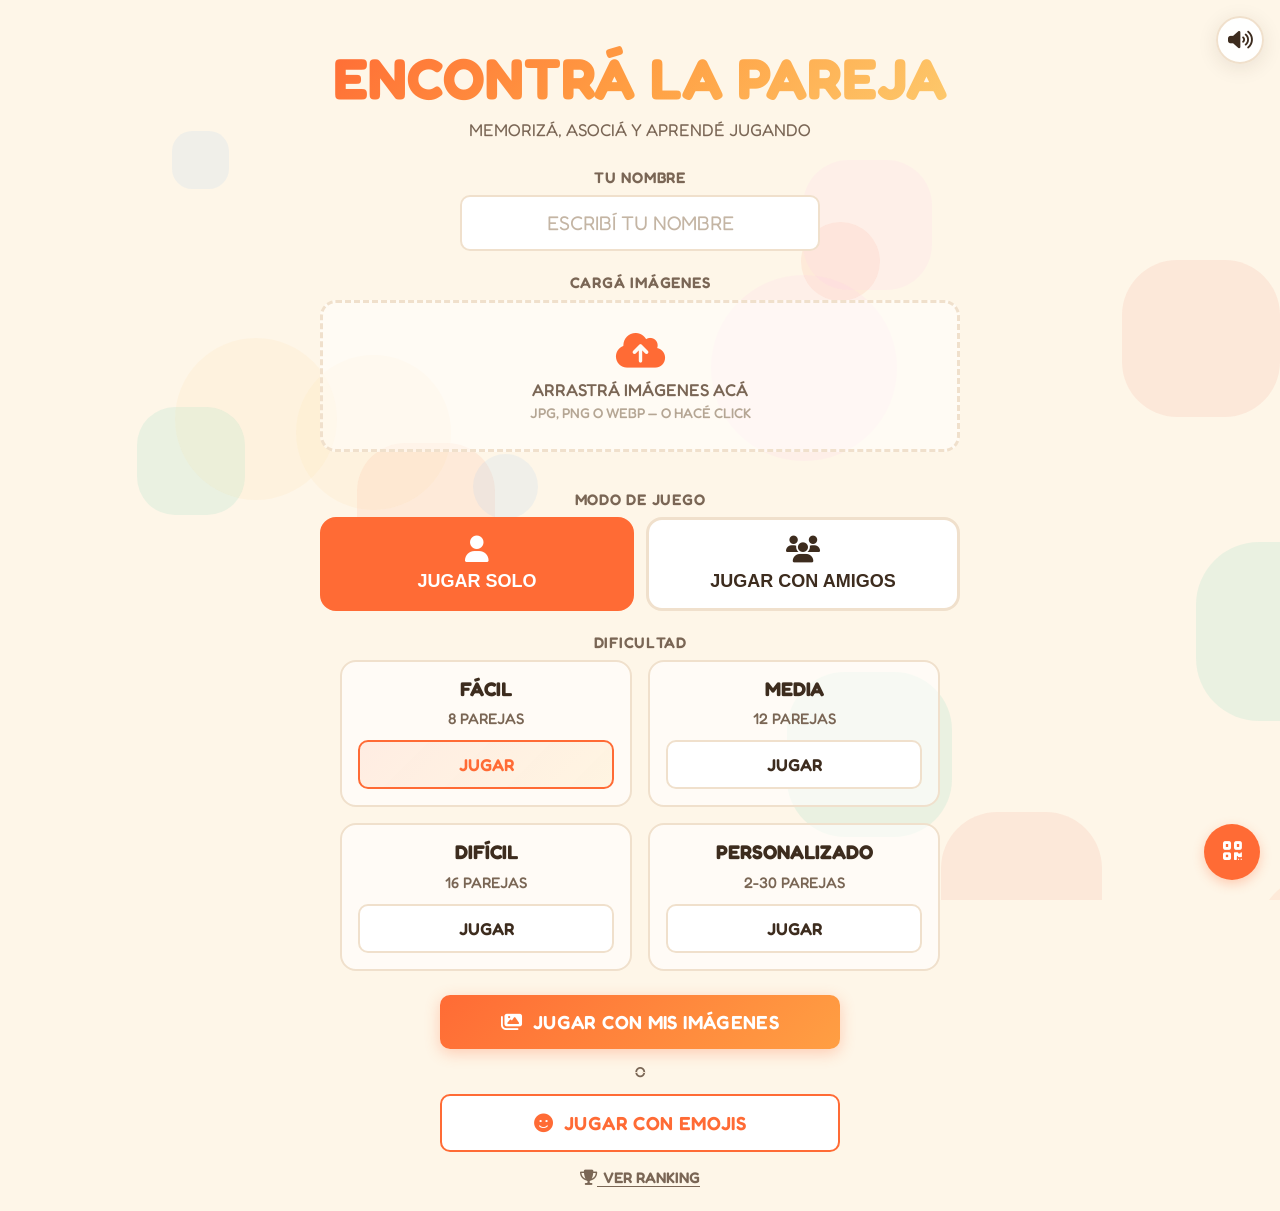
<file: index.html>
<!DOCTYPE html>
<html lang="es">
<head>
<meta charset="UTF-8">
<meta name="viewport" content="width=device-width, initial-scale=1.0, user-scalable=no">
<title>ENCONTRÁ LA PAREJA</title>
<link rel="icon" type="image/svg+xml" href="favicon.svg">
<link href="https://fonts.googleapis.com/css2?family=Fredoka:wght@400;500;600;700&display=swap" rel="stylesheet">
<link rel="stylesheet" href="https://cdnjs.cloudflare.com/ajax/libs/font-awesome/6.5.1/css/all.min.css">
<link rel="stylesheet" href="assets/css/styles.css">
</head>
<body>

<!-- Fondo animado -->
<div id="bg-shapes"></div>

<!-- Contenedor de toasts -->
<div id="toast-container"></div>

<!-- ====== PANTALLA INICIO ====== -->
<div id="screen-start" class="screen active">
  <div class="container">
    <h1 class="game-title">ENCONTRÁ LA PAREJA</h1>
    <p class="game-subtitle">Memorizá, asociá y aprendé jugando</p>

    <div class="form-group">
      <label class="form-label" for="player-name">TU NOMBRE</label>
      <input class="form-input" type="text" id="player-name" placeholder="ESCRIBÍ TU NOMBRE" maxlength="20" autocomplete="off">
    </div>

    <div class="form-group">
      <label class="form-label">CARGÁ IMÁGENES</label>
      <div class="drop-zone" id="drop-zone">
        <i class="fas fa-cloud-arrow-up"></i>
        <p>ARRASTRÁ IMÁGENES ACÁ</p>
        <p class="small">JPG, PNG O WEBP — O HACÉ CLICK</p>
        <input type="file" id="file-input" multiple accept=".jpg,.jpeg,.png,.webp" hidden>
      </div>
      <div id="preview-grid" class="preview-grid"></div>
    </div>

    <div class="form-group">
      <label class="form-label">MODO DE JUEGO</label>
      <div class="game-mode-selector">
        <button class="mode-btn active" id="btn-single-player">
          <i class="fas fa-user"></i>
          <span>JUGAR SOLO</span>
        </button>
        <button class="mode-btn" id="btn-multiplayer">
          <i class="fas fa-users"></i>
          <span>JUGAR CON AMIGOS</span>
        </button>
      </div>
    </div>

    <!-- Configuración de jugadores (oculta por defecto) -->
    <div class="form-group" id="players-setup" style="display: none;">
      <label class="form-label">CONFIGURACIÓN DE JUGADORES</label>
      <div class="players-config">
        <div class="player-count-selector">
          <label class="form-label-small">CANTIDAD DE JUGADORES</label>
          <div class="player-count-buttons">
            <button class="count-btn active" data-count="2">2</button>
            <button class="count-btn" data-count="3">3</button>
            <button class="count-btn" data-count="4">4</button>
          </div>
        </div>
        <div class="players-names">
          <div class="player-input-group">
            <label class="form-label-small">JUGADOR 1</label>
            <input class="form-input" type="text" id="player1-name" placeholder="NOMBRE" maxlength="12">
          </div>
          <div class="player-input-group">
            <label class="form-label-small">JUGADOR 2</label>
            <input class="form-input" type="text" id="player2-name" placeholder="NOMBRE" maxlength="12">
          </div>
          <div class="player-input-group" id="player3-group" style="display: none;">
            <label class="form-label-small">JUGADOR 3</label>
            <input class="form-input" type="text" id="player3-name" placeholder="NOMBRE" maxlength="12">
          </div>
          <div class="player-input-group" id="player4-group" style="display: none;">
            <label class="form-label-small">JUGADOR 4</label>
            <input class="form-input" type="text" id="player4-name" placeholder="NOMBRE" maxlength="12">
          </div>
        </div>
      </div>
    </div>

    <div class="form-group">
      <label class="form-label">DIFICULTAD</label>
      <div class="difficulty-grid">
        <div class="difficulty-option">
          <div class="difficulty-label">FÁCIL</div>
          <div class="difficulty-desc">8 PAREJAS</div>
          <button class="diff-btn active" data-diff="easy">JUGAR</button>
        </div>
        <div class="difficulty-option">
          <div class="difficulty-label">MEDIA</div>
          <div class="difficulty-desc">12 PAREJAS</div>
          <button class="diff-btn" data-diff="medium">JUGAR</button>
        </div>
        <div class="difficulty-option">
          <div class="difficulty-label">DIFÍCIL</div>
          <div class="difficulty-desc">16 PAREJAS</div>
          <button class="diff-btn" data-diff="hard">JUGAR</button>
        </div>
        <div class="difficulty-option">
          <div class="difficulty-label">PERSONALIZADO</div>
          <div class="difficulty-desc">2-30 PAREJAS</div>
          <button class="diff-btn" data-diff="custom">JUGAR</button>
        </div>
      </div>
      <div class="custom-pairs-selector" id="custom-pairs-selector" style="display: none;">
        <label class="form-label-small">CANTIDAD DE PAREJAS</label>
        <input type="number" id="custom-pairs-input" min="2" max="30" value="8" class="form-input-small">
      </div>
    </div>

    <div class="btn-group">
      <button class="btn-primary" id="btn-start-custom">
        <i class="fas fa-images"></i>&nbsp; JUGAR CON MIS IMÁGENES
      </button>
      <div class="or-divider">O</div>
      <button class="btn-secondary" id="btn-start-default">
        <i class="fas fa-face-smile"></i>&nbsp; JUGAR CON EMOJIS
      </button>
    </div>

    <div style="text-align:center;">
      <button class="link-btn" id="btn-show-ranking"><i class="fas fa-trophy"></i>&nbsp; VER RANKING</button>
    </div>
  </div>
</div>

<!-- ====== PANTALLA JUEGO ====== -->
<div id="screen-game" class="screen">
  <!-- Panel de jugadores (solo en multiplayer) -->
  <div id="players-panel" class="players-panel" style="display: none;"></div>

  <div id="hud">
    <div class="hud-item"><i class="fas fa-user" style="color:var(--accent)"></i> <span class="hud-val" id="hud-name">—</span></div>
    <div class="hud-item"><i class="fas fa-star" style="color:var(--gold)"></i> <span class="hud-val" id="hud-score">0</span></div>
    <div class="hud-item pairs"><i class="fas fa-puzzle-piece" style="color:var(--accent2)"></i> <span class="hud-val" id="hud-pairs">0/0</span></div>
    <div class="hud-item"><i class="fas fa-hand-pointer" style="color:var(--fg-light)"></i> <span class="hud-val" id="hud-attempts">0</span></div>
    <div class="hud-item"><i class="fas fa-circle-xmark" style="color:var(--error)"></i> <span class="hud-val" id="hud-errors">0</span></div>
    <div class="hud-item"><i class="fas fa-clock" style="color:var(--fg-light)"></i> <span class="hud-val" id="hud-time">0:00</span></div>
    <div class="hud-item streak"><i class="fas fa-fire" style="color:var(--error)"></i> <span class="hud-val" id="hud-streak">0</span></div>
  </div>
  <div id="board-wrapper">
    <div id="board"></div>
  </div>
</div>

<!-- ====== PANTALLA FIN ====== -->
<div id="screen-end" class="screen">
  <div class="container end-container">
    <h2 class="end-title" id="end-title">¡TERMINASTE!</h2>
    <div class="end-stars" id="end-stars">
      <i class="fas fa-star"></i>
      <i class="fas fa-star"></i>
      <i class="fas fa-star"></i>
    </div>
    <div class="end-score" id="end-score">0</div>
    <div class="end-score-label">PUNTOS</div>
    <div class="end-stats">
      <div class="end-stat"><div class="end-stat-val" id="end-time">0:00</div><div class="end-stat-label">TIEMPO</div></div>
      <div class="end-stat"><div class="end-stat-val" id="end-attempts">0</div><div class="end-stat-label">INTENTOS</div></div>
      <div class="end-stat"><div class="end-stat-val" id="end-errors">0</div><div class="end-stat-label">ERRORES</div></div>
    </div>
    <div class="end-message" id="end-message">¡SEGUÍ PRACTICANDO!</div>

    <!-- Ranking Multiplayer (oculto por defecto) -->
    <div class="multiplayer-ranking" id="multiplayer-ranking" style="display: none;"></div>

    <div class="btn-group">
      <button class="btn-primary" id="btn-play-again"><i class="fas fa-redo"></i>&nbsp; JUGAR DE NUEVO</button>
      <button class="btn-secondary btn-small" id="btn-go-home"><i class="fas fa-house"></i>&nbsp; INICIO</button>
      <button class="link-btn" id="btn-show-ranking-end"><i class="fas fa-trophy"></i>&nbsp; VER RANKING</button>
      <button class="link-btn" id="btn-share-qr"><i class="fas fa-qrcode"></i>&nbsp; COMPARTIR QR</button>
    </div>
  </div>
</div>

<!-- ====== OVERLAY SILABAS ====== -->
<div id="syllable-overlay">
  <div class="syllable-box">
    <div class="syllable-word" id="syl-word"></div>
    <div class="syllable-syllables" id="syl-syllables"></div>
  </div>
</div>

<!-- ====== MODAL RANKING ====== -->
<div class="modal-overlay" id="ranking-modal">
  <div class="modal">
    <h3 class="modal-title"><i class="fas fa-trophy"></i>&nbsp; RANKING</h3>
    <ul class="ranking-list" id="ranking-list"></ul>
    <button class="modal-close" id="btn-close-ranking">CERRAR</button>
  </div>
</div>

<!-- ====== MODAL QR ====== -->
<div class="modal-overlay" id="qr-modal">
  <div class="modal">
    <h3 class="modal-title"><i class="fas fa-qrcode"></i>&nbsp; COMPARTIR JUEGO</h3>
    <div style="text-align: center; padding: 20px;">
      <canvas id="qr-canvas"></canvas>
      <p style="margin-top: 16px; color: var(--fg-light); font-size: 0.9rem;">ESCANEÁ EL QR PARA JUGAR</p>
    </div>
    <button class="modal-close" id="btn-close-qr">CERRAR</button>
  </div>
</div>

<!-- Botón Mute -->
<button id="btn-mute" aria-label="Silenciar"><i class="fas fa-volume-high"></i></button>

<!-- Botón flotante QR -->
<button id="qr-float-btn" title="Mostrar QR para compartir" aria-label="Compartir juego por QR"><i class="fas fa-qrcode"></i></button>

<!-- Canvas Confetti -->
<canvas id="confetti-canvas"></canvas>

<script src="assets/js/qrcode.min.js"></script>
<script src="assets/js/script.js"></script>
</body>
</html>
</file>
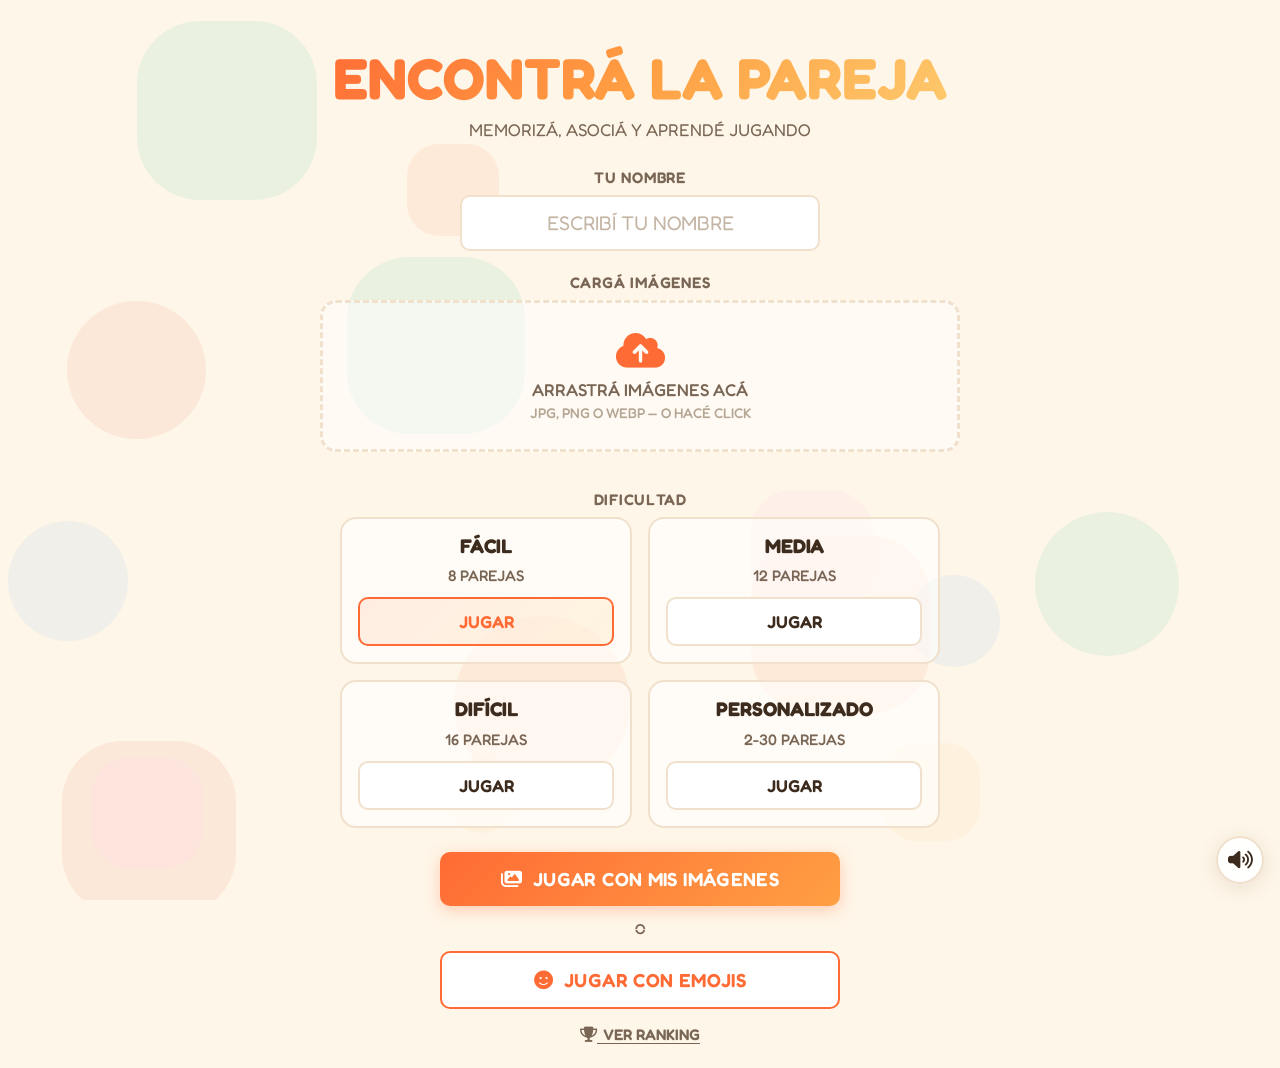
<file: memo.html>
<!DOCTYPE html>
<html lang="es">
<head>
<meta charset="UTF-8">
<meta name="viewport" content="width=device-width, initial-scale=1.0, user-scalable=no">
<title>ENCONTRÁ LA PAREJA</title>
<link href="https://fonts.googleapis.com/css2?family=Fredoka:wght@400;500;600;700&display=swap" rel="stylesheet">
<link rel="stylesheet" href="https://cdnjs.cloudflare.com/ajax/libs/font-awesome/6.5.1/css/all.min.css">
<style>
  /* ====== RESET & BASE ====== */
  *, *::before, *::after { box-sizing: border-box; margin: 0; padding: 0; }
  :root {
    --bg: #FEF6E8;
    --bg-alt: #FFF0D4;
    --fg: #3D2C1E;
    --fg-light: #7A6655;
    --accent: #FF6B35;
    --accent-hover: #E85D2C;
    --accent2: #00B894;
    --accent2-hover: #00A381;
    --gold: #FDCB6E;
    --error: #E74C3C;
    --card-bg: #FFFFFF;
    --card-border: #F0E0CC;
    --hud-bg: rgba(255,255,255,0.92);
    --shadow: 0 4px 20px rgba(61,44,30,0.1);
    --radius: 16px;
    --radius-sm: 10px;
  }
  html { font-size: 18px; }
  body {
    font-family: 'Fredoka', sans-serif;
    background: var(--bg);
    color: var(--fg);
    min-height: 100vh;
    overflow-x: hidden;
    text-transform: uppercase;
    -webkit-tap-highlight-color: transparent;
  }

  /* ====== FONDO ANIMADO ====== */
  #bg-shapes {
    position: fixed; inset: 0;
    pointer-events: none; z-index: 0;
    overflow: hidden;
  }
  .bg-shape {
    position: absolute;
    opacity: 0.08;
    animation: floatShape linear infinite;
  }
  @keyframes floatShape {
    0% { transform: translateY(0) rotate(0deg) scale(1); }
    33% { transform: translateY(-25px) rotate(120deg) scale(1.05); }
    66% { transform: translateY(15px) rotate(240deg) scale(0.95); }
    100% { transform: translateY(0) rotate(360deg) scale(1); }
  }
  @media (prefers-reduced-motion: reduce) {
    .bg-shape { animation: none !important; }
    .card-inner { transition: none !important; }
  }

  /* ====== PANTALLAS ====== */
  .screen {
    display: none;
    position: relative;
    z-index: 1;
    min-height: 100vh;
    animation: fadeIn 0.4s ease;
  }
  .screen.active { display: flex; flex-direction: column; align-items: center; }
  @keyframes fadeIn { from { opacity: 0; transform: translateY(10px); } to { opacity: 1; transform: translateY(0); } }
  .container { width: 100%; max-width: 680px; padding: 24px 20px; }

  /* ====== TÍTULO ====== */
  .game-title {
    font-size: clamp(2rem, 6vw, 3.2rem);
    font-weight: 700;
    text-align: center;
    margin: 20px 0 6px;
    background: linear-gradient(135deg, var(--accent), #FF9F43, var(--gold));
    -webkit-background-clip: text;
    -webkit-text-fill-color: transparent;
    background-clip: text;
    line-height: 1.2;
  }
  .game-subtitle {
    text-align: center;
    color: var(--fg-light);
    font-size: 0.95rem;
    font-weight: 400;
    margin-bottom: 28px;
  }

  /* ====== FORMULARIO ====== */
  .form-group { margin-bottom: 22px; text-align: center; }
  .form-label {
    display: block;
    font-size: 0.85rem;
    font-weight: 600;
    color: var(--fg-light);
    margin-bottom: 8px;
    letter-spacing: 0.05em;
  }
  .form-input {
    width: 100%;
    max-width: 360px;
    padding: 14px 20px;
    border: 2.5px solid var(--card-border);
    border-radius: var(--radius-sm);
    font-family: inherit;
    font-size: 1.1rem;
    font-weight: 500;
    color: var(--fg);
    background: var(--card-bg);
    text-transform: uppercase;
    text-align: center;
    outline: none;
    transition: border-color 0.2s, box-shadow 0.2s;
  }
  .form-input:focus {
    border-color: var(--accent);
    box-shadow: 0 0 0 4px rgba(255,107,53,0.15);
  }
  .form-input::placeholder { color: #C4B5A4; font-weight: 400; }

  /* Selector personalizado */
  .custom-pairs-selector {
    margin-top: 12px;
    padding: 12px;
    background: rgba(255,255,255,0.6);
    border-radius: var(--radius-sm);
    border: 1px solid var(--card-border);
    text-align: center;
  }
  .form-label-small {
    display: block;
    font-size: 0.8rem;
    font-weight: 500;
    color: var(--fg-light);
    margin-bottom: 6px;
    letter-spacing: 0.05em;
  }
  .form-input-small {
    width: 100%;
    max-width: 120px;
    padding: 8px 12px;
    border: 2px solid var(--card-border);
    border-radius: var(--radius-sm);
    font-family: inherit;
    font-size: 0.9rem;
    font-weight: 500;
    color: var(--fg);
    background: var(--card-bg);
    text-align: center;
    outline: none;
    transition: border-color 0.2s;
  }
  .form-input-small:focus {
    border-color: var(--accent);
  }

  /* ====== ZONA DE CARGA ====== */
  .drop-zone {
    border: 3px dashed var(--card-border);
    border-radius: var(--radius);
    padding: 28px 20px;
    text-align: center;
    cursor: pointer;
    transition: border-color 0.2s, background 0.2s;
    background: rgba(255,255,255,0.5);
    margin-bottom: 16px;
  }
  .drop-zone:hover, .drop-zone.drag-over {
    border-color: var(--accent);
    background: rgba(255,107,53,0.05);
  }
  .drop-zone i { font-size: 2.2rem; color: var(--accent); margin-bottom: 8px; }
  .drop-zone p { font-size: 0.95rem; color: var(--fg-light); font-weight: 500; }
  .drop-zone .small { font-size: 0.78rem; color: #B5A694; margin-top: 4px; }

  /* ====== PREVIEW DE IMÁGENES ====== */
  .preview-grid {
    display: grid;
    grid-template-columns: repeat(auto-fill, minmax(90px, 1fr));
    gap: 10px;
    margin-bottom: 22px;
  }
  .preview-item {
    position: relative;
    border-radius: var(--radius-sm);
    overflow: hidden;
    border: 2px solid var(--card-border);
    background: var(--card-bg);
    aspect-ratio: 1;
  }
  .preview-item img {
    width: 100%; height: 100%; object-fit: cover;
  }
  .preview-item .preview-name {
    position: absolute; bottom: 0; left: 0; right: 0;
    background: rgba(61,44,30,0.75);
    color: #FFF;
    font-size: 0.6rem;
    font-weight: 600;
    padding: 2px 4px;
    text-align: center;
    white-space: nowrap;
    overflow: hidden;
    text-overflow: ellipsis;
  }
  .preview-item .remove-btn {
    position: absolute; top: 3px; right: 3px;
    width: 22px; height: 22px;
    border-radius: 50%;
    border: none;
    background: var(--error);
    color: #FFF;
    font-size: 0.6rem;
    cursor: pointer;
    display: flex; align-items: center; justify-content: center;
    opacity: 0.8;
    transition: opacity 0.2s, transform 0.2s;
  }
  .preview-item .remove-btn:hover { opacity: 1; transform: scale(1.15); }

  /* ====== DIFICULTAD ====== */
  .difficulty-grid {
    display: grid;
    grid-template-columns: repeat(auto-fit, minmax(200px, 1fr));
    gap: 16px;
    max-width: 600px;
    margin: 0 auto;
  }
  .difficulty-option {
    display: flex;
    flex-direction: column;
    align-items: center;
    gap: 8px;
    padding: 16px;
    background: rgba(255,255,255,0.6);
    border-radius: var(--radius);
    border: 2px solid var(--card-border);
    transition: all 0.2s;
  }
  .difficulty-option:hover {
    border-color: var(--accent);
    background: rgba(255,107,53,0.05);
  }
  .difficulty-label {
    font-size: 1.1rem;
    font-weight: 700;
    color: var(--fg);
    text-align: center;
    line-height: 1.2;
  }
  .difficulty-desc {
    font-size: 0.85rem;
    font-weight: 500;
    color: var(--fg-light);
    text-align: center;
    margin-bottom: 4px;
  }
  .diff-btn {
    width: 100%;
    padding: 12px 20px;
    border: 2.5px solid var(--card-border);
    border-radius: var(--radius-sm);
    background: var(--card-bg);
    font-family: inherit;
    font-size: 0.95rem;
    font-weight: 600;
    color: var(--fg);
    cursor: pointer;
    transition: all 0.2s;
    text-transform: uppercase;
  }
  .diff-btn:hover { border-color: var(--accent); }
  .diff-btn.active {
    border-color: var(--accent);
    background: linear-gradient(135deg, rgba(255,107,53,0.1), rgba(253,203,110,0.15));
    color: var(--accent);
  }

  /* ====== BOTONES PRINCIPALES ====== */
  .btn-group { display: flex; flex-direction: column; gap: 10px; margin-top: 24px; align-items: center; }
  .btn-primary, .btn-secondary {
    width: 100%; max-width: 400px;
    padding: 16px 24px;
    border: none;
    border-radius: var(--radius-sm);
    font-family: inherit;
    font-size: 1.05rem;
    font-weight: 600;
    cursor: pointer;
    transition: all 0.2s;
    text-transform: uppercase;
    letter-spacing: 0.02em;
  }
  .btn-primary {
    background: linear-gradient(135deg, var(--accent), #FF9F43);
    color: #FFF;
    box-shadow: 0 4px 15px rgba(255,107,53,0.3);
  }
  .btn-primary:hover { transform: translateY(-2px); box-shadow: 0 6px 20px rgba(255,107,53,0.4); }
  .btn-primary:active { transform: translateY(0); }
  .btn-secondary {
    background: var(--card-bg);
    color: var(--accent);
    border: 2.5px solid var(--accent);
  }
  .btn-secondary:hover { background: rgba(255,107,53,0.06); }
  .btn-small {
    padding: 10px 20px;
    font-size: 0.85rem;
    max-width: 240px;
  }

  /* ====== HUD ====== */
  #hud {
    width: 100%;
    max-width: 660px;
    background: var(--hud-bg);
    backdrop-filter: blur(10px);
    border-radius: var(--radius);
    padding: 12px 16px;
    margin: 12px auto 8px;
    display: flex;
    flex-wrap: wrap;
    gap: 6px 14px;
    justify-content: center;
    align-items: center;
    box-shadow: var(--shadow);
    z-index: 5;
    position: relative;
  }
  .hud-item {
    display: flex;
    align-items: center;
    gap: 5px;
    font-size: 0.8rem;
    font-weight: 500;
    white-space: nowrap;
  }
  .hud-item i { font-size: 0.85rem; }
  .hud-item .hud-val { font-weight: 700; color: var(--accent); }
  .hud-item.streak .hud-val { color: var(--error); }
  .hud-item.pairs .hud-val { color: var(--accent2); }

  /* ====== TABLERO ====== */
  #board-wrapper {
    flex: 1;
    display: flex;
    align-items: center;
    justify-content: center;
    width: 100%;
    padding: 8px;
  }
  #board {
    display: grid;
    gap: 8px;
    width: 100%;
    max-width: 600px;
    padding: 16px;
    background: rgba(255,255,255,0.4);
    border-radius: var(--radius);
    backdrop-filter: blur(5px);
    /* Layout dinámico - se configura desde JS */
    grid-template-columns: repeat(4, 1fr);
    grid-template-rows: repeat(auto-fit, 1fr);
  }

  /* ====== CARTAS ====== */
  .card {
    perspective: 800px;
    cursor: pointer;
    aspect-ratio: 3/4;
    -webkit-user-select: none;
    user-select: none;
  }
  .card-inner {
    width: 100%; height: 100%;
    transition: transform 0.5s ease;
    transform-style: preserve-3d;
    position: relative;
    border-radius: var(--radius-sm);
  }
  .card:not(.flipped):not(.matched):not(.locked):hover .card-inner {
    transform: scale(1.04);
  }
  .card:not(.flipped):not(.matched):not(.locked):active .card-inner {
    transform: scale(0.96);
  }
  .card.flipped .card-inner,
  .card.matched .card-inner {
    transform: rotateY(180deg);
  }
  .card-face {
    position: absolute;
    width: 100%; height: 100%;
    backface-visibility: hidden;
    -webkit-backface-visibility: hidden;
    border-radius: var(--radius-sm);
    overflow: hidden;
    display: flex;
    align-items: center;
    justify-content: center;
  }
  .card-back {
    background: linear-gradient(145deg, var(--accent), #FF9F43, var(--gold));
    box-shadow: 0 3px 12px rgba(255,107,53,0.2);
    border: 2.5px solid rgba(255,255,255,0.3);
  }
  .card-back i {
    font-size: clamp(1.4rem, 4vw, 2.2rem);
    color: rgba(255,255,255,0.45);
  }
  .card-front {
    transform: rotateY(180deg);
    background: var(--card-bg);
    border: 2.5px solid var(--card-border);
    flex-direction: column;
    padding: 6px;
  }
  .card-front img {
    width: 100%; height: 100%;
    object-fit: contain;
    border-radius: 6px;
  }
  .card-front .card-text {
    font-size: clamp(0.75rem, 2.2vw, 1.1rem);
    font-weight: 700;
    color: var(--fg);
    text-align: center;
    word-break: break-word;
    line-height: 1.1;
    padding: 4px;
    max-height: 100%;
    overflow: hidden;
    display: -webkit-box;
    -webkit-line-clamp: 3;
    -webkit-box-orient: vertical;
  }

  /* Efectos de carta */
  .card.matched .card-front {
    border-color: var(--accent2);
    box-shadow: 0 0 18px rgba(0,184,148,0.35);
    animation: matchGlow 2s ease-in-out infinite;
  }
  @keyframes matchGlow {
    0%, 100% { box-shadow: 0 0 8px rgba(0,184,148,0.25); }
    50% { box-shadow: 0 0 22px rgba(0,184,148,0.4); }
  }
  .card.error .card-inner {
    animation: shakeCard 0.4s ease;
  }
  @keyframes shakeCard {
    0%, 100% { transform: rotateY(180deg) translateX(0); }
    20% { transform: rotateY(180deg) translateX(-6px); }
    40% { transform: rotateY(180deg) translateX(6px); }
    60% { transform: rotateY(180deg) translateX(-4px); }
    80% { transform: rotateY(180deg) translateX(4px); }
  }
  .card.locked { pointer-events: none; }

  /* ====== OVERLAY SILABAS ====== */
  #syllable-overlay {
    position: fixed; inset: 0;
    background: rgba(61,44,30,0.55);
    backdrop-filter: blur(6px);
    display: none;
    align-items: center;
    justify-content: center;
    z-index: 100;
    animation: fadeIn 0.25s ease;
  }
  #syllable-overlay.show { display: flex; }
  .syllable-box {
    background: var(--card-bg);
    border-radius: var(--radius);
    padding: 30px 40px;
    text-align: center;
    box-shadow: 0 10px 40px rgba(0,0,0,0.2);
    max-width: 90vw;
  }
  .syllable-word {
    font-size: clamp(2rem, 8vw, 3.5rem);
    font-weight: 700;
    color: var(--accent);
    margin-bottom: 10px;
    line-height: 1.2;
  }
  .syllable-syllables {
    font-size: clamp(1.2rem, 4vw, 1.8rem);
    font-weight: 600;
    color: var(--accent2);
    letter-spacing: 0.1em;
  }

  /* ====== PANTALLA FIN ====== */
  .end-container {
    text-align: center;
    padding: 30px 20px;
  }
  .end-title {
    font-size: clamp(1.6rem, 5vw, 2.4rem);
    font-weight: 700;
    color: var(--accent);
    margin-bottom: 16px;
  }
  .end-stars { font-size: 3rem; margin-bottom: 16px; }
  .end-stars .fa-star { margin: 0 4px; color: #DDD; transition: color 0.3s, transform 0.3s; }
  .end-stars .fa-star.earned { color: var(--gold); transform: scale(1.15); }
  .end-score {
    font-size: clamp(2.5rem, 10vw, 4rem);
    font-weight: 700;
    color: var(--fg);
    line-height: 1;
    margin-bottom: 6px;
  }
  .end-score-label {
    font-size: 0.85rem;
    color: var(--fg-light);
    margin-bottom: 20px;
  }
  .end-stats {
    display: grid;
    grid-template-columns: repeat(3, 1fr);
    gap: 10px;
    max-width: 400px;
    margin: 0 auto 20px;
  }
  .end-stat {
    background: rgba(255,255,255,0.7);
    border-radius: var(--radius-sm);
    padding: 12px 8px;
  }
  .end-stat-val { font-size: 1.3rem; font-weight: 700; color: var(--accent); }
  .end-stat-label { font-size: 0.65rem; color: var(--fg-light); margin-top: 2px; }
  .end-message {
    font-size: 1.3rem;
    font-weight: 600;
    margin-bottom: 24px;
    color: var(--accent2);
  }

  /* ====== MODAL RANKING ====== */
  .modal-overlay {
    position: fixed; inset: 0;
    background: rgba(61,44,30,0.5);
    backdrop-filter: blur(4px);
    display: none;
    align-items: center;
    justify-content: center;
    z-index: 200;
    padding: 20px;
  }
  .modal-overlay.show { display: flex; }
  .modal {
    background: var(--card-bg);
    border-radius: var(--radius);
    padding: 24px;
    width: 100%;
    max-width: 480px;
    max-height: 80vh;
    overflow-y: auto;
    box-shadow: 0 15px 50px rgba(0,0,0,0.2);
    animation: fadeIn 0.3s ease;
  }
  .modal-title {
    font-size: 1.3rem;
    font-weight: 700;
    color: var(--accent);
    text-align: center;
    margin-bottom: 16px;
  }
  .ranking-list { list-style: none; }
  .ranking-item {
    display: flex;
    align-items: center;
    gap: 10px;
    padding: 10px;
    border-radius: var(--radius-sm);
    margin-bottom: 6px;
    background: var(--bg);
    font-size: 0.82rem;
  }
  .ranking-item:first-child { background: linear-gradient(135deg, rgba(253,203,110,0.2), rgba(255,107,53,0.1)); }
  .ranking-pos {
    width: 28px; height: 28px;
    border-radius: 50%;
    background: var(--card-border);
    display: flex; align-items: center; justify-content: center;
    font-weight: 700; font-size: 0.75rem;
    flex-shrink: 0;
  }
  .ranking-item:first-child .ranking-pos { background: var(--gold); color: var(--fg); }
  .ranking-name { flex: 1; font-weight: 600; overflow: hidden; text-overflow: ellipsis; white-space: nowrap; }
  .ranking-score { font-weight: 700; color: var(--accent); }
  .ranking-date { font-size: 0.65rem; color: var(--fg-light); }
  .ranking-empty { text-align: center; color: var(--fg-light); padding: 30px; font-size: 0.9rem; }
  .modal-close {
    display: block;
    margin: 16px auto 0;
    padding: 10px 30px;
    border: 2px solid var(--card-border);
    border-radius: var(--radius-sm);
    background: none;
    font-family: inherit;
    font-size: 0.85rem;
    font-weight: 600;
    color: var(--fg-light);
    cursor: pointer;
    transition: all 0.2s;
    text-transform: uppercase;
  }
  .modal-close:hover { border-color: var(--accent); color: var(--accent); }

  /* ====== BOTÓN MUTE ====== */
  #btn-mute {
    position: fixed;
    bottom: 16px; right: 16px;
    width: 48px; height: 48px;
    border-radius: 50%;
    border: 2.5px solid var(--card-border);
    background: var(--hud-bg);
    backdrop-filter: blur(8px);
    color: var(--fg);
    font-size: 1.1rem;
    cursor: pointer;
    z-index: 50;
    display: flex; align-items: center; justify-content: center;
    transition: all 0.2s;
    box-shadow: var(--shadow);
  }
  #btn-mute:hover { border-color: var(--accent); color: var(--accent); }
  #btn-mute.muted { color: var(--error); border-color: var(--error); }

  /* ====== TOAST ====== */
  #toast-container {
    position: fixed;
    top: 16px; left: 50%;
    transform: translateX(-50%);
    z-index: 300;
    display: flex;
    flex-direction: column;
    gap: 8px;
    align-items: center;
    pointer-events: none;
  }
  .toast {
    padding: 12px 24px;
    border-radius: var(--radius-sm);
    font-family: inherit;
    font-size: 0.85rem;
    font-weight: 600;
    color: #FFF;
    text-transform: uppercase;
    opacity: 0;
    transform: translateY(-10px);
    transition: all 0.3s ease;
    pointer-events: auto;
    box-shadow: 0 4px 15px rgba(0,0,0,0.15);
    white-space: nowrap;
  }
  .toast.show { opacity: 1; transform: translateY(0); }
  .toast-error { background: var(--error); }
  .toast-success { background: var(--accent2); }
  .toast-info { background: var(--accent); }

  /* ====== CONFETTI CANVAS ====== */
  #confetti-canvas {
    position: fixed; inset: 0;
    pointer-events: none;
    z-index: 150;
  }

  /* ====== BOTÓN RANKING EN INICIO ====== */
  .link-btn {
    background: none;
    border: none;
    font-family: inherit;
    font-size: 0.85rem;
    font-weight: 600;
    color: var(--fg-light);
    cursor: pointer;
    text-transform: uppercase;
    text-decoration: underline;
    text-underline-offset: 3px;
    margin-top: 16px;
    transition: color 0.2s;
  }
  .link-btn:hover { color: var(--accent); }

  /* ====== SEPARADOR ====== */
  .or-divider {
    text-align: center;
    color: var(--fg-light);
    font-size: 0.8rem;
    font-weight: 500;
    margin: 4px 0;
    position: relative;
  }
  .or-divider::before, .or-divider::after {
    content: '';
    position: absolute;
    top: 50%;
    width: 30%;
    height: 1.5px;
    background: var(--card-border);
  }
  .or-divider::before { left: 0; }
  .or-divider::after { right: 0; }

  /* ====== RESPONSIVE ====== */
  @media (max-width: 600px) {
    #board { gap: 6px; padding: 10px; max-width: 420px; }
    #hud { padding: 8px 10px; gap: 4px 10px; margin: 8px 6px 4px; }
    .hud-item { font-size: 0.72rem; }
    .end-stats { grid-template-columns: repeat(3, 1fr); gap: 6px; }
    .container { padding: 16px 14px; }
    .btn-primary, .btn-secondary { padding: 14px 18px; font-size: 0.95rem; }
    .diff-buttons { grid-template-columns: repeat(2, 1fr); gap: 8px; }
  }
  @media (max-width: 380px) {
    #board { gap: 4px; padding: 6px; max-width: 320px; }
    .card-front .card-text { font-size: 0.7rem; }
    .card-back i { font-size: 1rem; }
    .diff-buttons { grid-template-columns: 1fr; }
  }
  @media (min-height: 800px) {
    #board-wrapper { padding: 16px; }
  }
    #board-wrapper { padding: 16px; }
  }
</style>
</head>
<body>

<!-- Fondo animado -->
<div id="bg-shapes"></div>

<!-- Contenedor de toasts -->
<div id="toast-container"></div>

<!-- ====== PANTALLA INICIO ====== -->
<div id="screen-start" class="screen active">
  <div class="container">
    <h1 class="game-title">ENCONTRÁ LA PAREJA</h1>
    <p class="game-subtitle">Memorizá, asociá y aprendé jugando</p>

    <div class="form-group">
      <label class="form-label" for="player-name">TU NOMBRE</label>
      <input class="form-input" type="text" id="player-name" placeholder="ESCRIBÍ TU NOMBRE" maxlength="20" autocomplete="off">
    </div>

    <div class="form-group">
      <label class="form-label">CARGÁ IMÁGENES</label>
      <div class="drop-zone" id="drop-zone">
        <i class="fas fa-cloud-arrow-up"></i>
        <p>ARRASTRÁ IMÁGENES ACÁ</p>
        <p class="small">JPG, PNG O WEBP — O HACÉ CLICK</p>
        <input type="file" id="file-input" multiple accept=".jpg,.jpeg,.png,.webp" hidden>
      </div>
      <div id="preview-grid" class="preview-grid"></div>
    </div>

    <div class="form-group">
      <label class="form-label">DIFICULTAD</label>
      <div class="difficulty-grid">
        <div class="difficulty-option">
          <div class="difficulty-label">FÁCIL</div>
          <div class="difficulty-desc">8 PAREJAS</div>
          <button class="diff-btn active" data-diff="easy">JUGAR</button>
        </div>
        <div class="difficulty-option">
          <div class="difficulty-label">MEDIA</div>
          <div class="difficulty-desc">12 PAREJAS</div>
          <button class="diff-btn" data-diff="medium">JUGAR</button>
        </div>
        <div class="difficulty-option">
          <div class="difficulty-label">DIFÍCIL</div>
          <div class="difficulty-desc">16 PAREJAS</div>
          <button class="diff-btn" data-diff="hard">JUGAR</button>
        </div>
        <div class="difficulty-option">
          <div class="difficulty-label">PERSONALIZADO</div>
          <div class="difficulty-desc">2-30 PAREJAS</div>
          <button class="diff-btn" data-diff="custom">JUGAR</button>
        </div>
      </div>
      <div class="custom-pairs-selector" id="custom-pairs-selector" style="display: none;">
        <label class="form-label-small">CANTIDAD DE PAREJAS</label>
        <input type="number" id="custom-pairs-input" min="2" max="30" value="8" class="form-input-small">
      </div>
    </div>

    <div class="btn-group">
      <button class="btn-primary" id="btn-start-custom">
        <i class="fas fa-images"></i>&nbsp; JUGAR CON MIS IMÁGENES
      </button>
      <div class="or-divider">O</div>
      <button class="btn-secondary" id="btn-start-default">
        <i class="fas fa-face-smile"></i>&nbsp; JUGAR CON EMOJIS
      </button>
    </div>

    <div style="text-align:center;">
      <button class="link-btn" id="btn-show-ranking"><i class="fas fa-trophy"></i>&nbsp; VER RANKING</button>
    </div>
  </div>
</div>

<!-- ====== PANTALLA JUEGO ====== -->
<div id="screen-game" class="screen">
  <div id="hud">
    <div class="hud-item"><i class="fas fa-user" style="color:var(--accent)"></i> <span class="hud-val" id="hud-name">—</span></div>
    <div class="hud-item"><i class="fas fa-star" style="color:var(--gold)"></i> <span class="hud-val" id="hud-score">0</span></div>
    <div class="hud-item pairs"><i class="fas fa-puzzle-piece" style="color:var(--accent2)"></i> <span class="hud-val" id="hud-pairs">0/0</span></div>
    <div class="hud-item"><i class="fas fa-hand-pointer" style="color:var(--fg-light)"></i> <span class="hud-val" id="hud-attempts">0</span></div>
    <div class="hud-item"><i class="fas fa-circle-xmark" style="color:var(--error)"></i> <span class="hud-val" id="hud-errors">0</span></div>
    <div class="hud-item"><i class="fas fa-clock" style="color:var(--fg-light)"></i> <span class="hud-val" id="hud-time">0:00</span></div>
    <div class="hud-item streak"><i class="fas fa-fire" style="color:var(--error)"></i> <span class="hud-val" id="hud-streak">0</span></div>
  </div>
  <div id="board-wrapper">
    <div id="board"></div>
  </div>
</div>

<!-- ====== PANTALLA FIN ====== -->
<div id="screen-end" class="screen">
  <div class="container end-container">
    <h2 class="end-title" id="end-title">¡TERMINASTE!</h2>
    <div class="end-stars" id="end-stars">
      <i class="fas fa-star"></i>
      <i class="fas fa-star"></i>
      <i class="fas fa-star"></i>
    </div>
    <div class="end-score" id="end-score">0</div>
    <div class="end-score-label">PUNTOS</div>
    <div class="end-stats">
      <div class="end-stat"><div class="end-stat-val" id="end-time">0:00</div><div class="end-stat-label">TIEMPO</div></div>
      <div class="end-stat"><div class="end-stat-val" id="end-attempts">0</div><div class="end-stat-label">INTENTOS</div></div>
      <div class="end-stat"><div class="end-stat-val" id="end-errors">0</div><div class="end-stat-label">ERRORES</div></div>
    </div>
    <div class="end-message" id="end-message">¡SEGUÍ PRACTICANDO!</div>
    <div class="btn-group">
      <button class="btn-primary" id="btn-play-again"><i class="fas fa-redo"></i>&nbsp; JUGAR DE NUEVO</button>
      <button class="btn-secondary btn-small" id="btn-go-home"><i class="fas fa-house"></i>&nbsp; INICIO</button>
      <button class="link-btn" id="btn-show-ranking-end"><i class="fas fa-trophy"></i>&nbsp; VER RANKING</button>
    </div>
  </div>
</div>

<!-- ====== OVERLAY SILABAS ====== -->
<div id="syllable-overlay">
  <div class="syllable-box">
    <div class="syllable-word" id="syl-word"></div>
    <div class="syllable-syllables" id="syl-syllables"></div>
  </div>
</div>

<!-- ====== MODAL RANKING ====== -->
<div class="modal-overlay" id="ranking-modal">
  <div class="modal">
    <h3 class="modal-title"><i class="fas fa-trophy"></i>&nbsp; RANKING</h3>
    <ul class="ranking-list" id="ranking-list"></ul>
    <button class="modal-close" id="btn-close-ranking">CERRAR</button>
  </div>
</div>

<!-- Botón Mute -->
<button id="btn-mute" aria-label="Silenciar"><i class="fas fa-volume-high"></i></button>

<!-- Canvas Confetti -->
<canvas id="confetti-canvas"></canvas>

<script>
/* ============================================================
   CONFIGURACIÓN Y DATOS POR DEFECTO
   ============================================================ */
const DIFFICULTY_MAP = {
  easy:   { pairs: 8, cols: 4, rows: 4 },
  medium: { pairs: 12, cols: 4, rows: 6 },
  hard:   { pairs: 16, cols: 4, rows: 8 },
  custom: { pairs: 8, cols: 4, rows: 4 } // Valor por defecto para custom
};

// Pares por defecto con silabas predefinidas
const DEFAULT_PAIRS = [
  { name: 'GATO',      emoji: '🐱', syllables: 'GA-TO' },
  { name: 'PERRO',     emoji: '🐶', syllables: 'PER-RO' },
  { name: 'SOL',       emoji: '☀️', syllables: 'SOL' },
  { name: 'LUNA',      emoji: '🌙', syllables: 'LU-NA' },
  { name: 'FLOR',      emoji: '🌸', syllables: 'FLOR' },
  { name: 'ÁRBOL',     emoji: '🌳', syllables: 'ÁR-BOL' },
  { name: 'PESCADO',   emoji: '🐟', syllables: 'PES-CA-DO' },
  { name: 'ESTRELLA',  emoji: '⭐', syllables: 'ES-TRE-LLA' },
  { name: 'CASA',      emoji: '🏠', syllables: 'CA-SA' },
  { name: 'CORAZÓN',   emoji: '❤️', syllables: 'CO-RA-ZÓN' },
  { name: 'MARIPOSA',  emoji: '🦋', syllables: 'MA-RI-PO-SA' },
  { name: 'LEÓN',      emoji: '🦁', syllables: 'LE-ÓN' }
];

/* ============================================================
   ESTADO DEL JUEGO
   ============================================================ */
let state = {
  screen: 'INIT',
  playerName: '',
  difficulty: 'easy',
  pairs: [],           // { pairId, name, imageUrl, syllables }
  cards: [],           // { id, type, pairId, value, imageUrl, matched, revealed }
  flippedCards: [],
  score: 0,
  pairsFound: 0,
  totalPairs: 0,
  attempts: 0,
  errors: 0,
  streak: 0,
  bestStreak: 0,
  firstAttempt: true,  // true si aún no erró en la racha actual
  timerStart: 0,
  timerInterval: null,
  elapsedSeconds: 0,
  locked: false,
  muted: false,
  useCustom: false
};

// Imágenes cargadas por el usuario
let uploadedImages = []; // { name, imageUrl }

/* ============================================================
   MANEJADOR DE SONIDOS (WEB AUDIO API)
   ============================================================ */
let audioCtx = null;

function getAudioCtx() {
  if (!audioCtx) {
    audioCtx = new (window.AudioContext || window.webkitAudioContext)();
  }
  if (audioCtx.state === 'suspended') audioCtx.resume();
  return audioCtx;
}

function playTone(freq, duration, type = 'sine', volume = 0.15, delay = 0) {
  if (state.muted) return;
  try {
    const ctx = getAudioCtx();
    const osc = ctx.createOscillator();
    const gain = ctx.createGain();
    osc.type = type;
    osc.frequency.setValueAtTime(freq, ctx.currentTime + delay);
    gain.gain.setValueAtTime(volume, ctx.currentTime + delay);
    gain.gain.exponentialRampToValueAtTime(0.001, ctx.currentTime + delay + duration);
    osc.connect(gain);
    gain.connect(ctx.destination);
    osc.start(ctx.currentTime + delay);
    osc.stop(ctx.currentTime + delay + duration);
  } catch(e) { /* silenciar errores de audio */ }
}

const SFX = {
  flip() {
    playTone(800, 0.08, 'sine', 0.1);
    playTone(1200, 0.06, 'sine', 0.06, 0.03);
  },
  match() {
    playTone(523, 0.15, 'sine', 0.15);
    playTone(659, 0.15, 'sine', 0.15, 0.12);
    playTone(784, 0.25, 'sine', 0.18, 0.24);
  },
  error() {
    playTone(300, 0.2, 'triangle', 0.1);
    playTone(220, 0.3, 'triangle', 0.08, 0.15);
  },
  victory() {
    const notes = [523, 587, 659, 784, 880, 1047];
    notes.forEach((n, i) => playTone(n, 0.2, 'sine', 0.12, i * 0.12));
  }
};

/* ============================================================
   SÍNTESIS DE VOZ
   ============================================================ */
function speakWord(word) {
  if (state.muted) return;
  if (!('speechSynthesis' in window)) return;
  window.speechSynthesis.cancel();
  const utt = new SpeechSynthesisUtterance(word);
  utt.lang = 'es-ES';
  utt.rate = 0.8;
  utt.pitch = 1.15;
  utt.volume = 0.9;
  window.speechSynthesis.speak(utt);
}

/* ============================================================
   SEPARACIÓN SILÁBICA (BÁSICO PARA ESPAÑOL)
   ============================================================ */
function separateSyllables(word) {
  // Buscar silabas predefinidas primero
  const def = DEFAULT_PAIRS.find(p => p.name === word);
  if (def) return def.syllables;

  const vowels = 'AEIOUÁÉÍÓÚÜ';
  const strongVowels = 'AEOÁÉÓÚ';
  const weakVowels = 'IUÍÚÜ';
  let syllables = [];
  let i = 0;

  while (i < word.length) {
    let syl = '';

    // Consonante inicial
    while (i < word.length && !vowels.includes(word[i])) {
      syl += word[i];
      i++;
    }

    if (i >= word.length) { if (syl) syllables.push(syl); break; }

    // Primera vocal
    syl += word[i];
    i++;

    // Segunda vocal (diptongo/triptongo)
    if (i < word.length && vowels.includes(word[i])) {
      const prev = syl[syl.length - 1];
      const curr = word[i];
      // Si la anterior es débil y la actual fuerte → nueva sílaba
      if (weakVowels.includes(prev) && strongVowels.includes(curr)) {
        syllables.push(syl);
        syl = '';
      }
      syl += word[i];
      i++;
      // Tercera vocal
      if (i < word.length && vowels.includes(word[i]) && weakVowels.includes(word[i - 1])) {
        syl += word[i];
        i++;
      }
    }

    // Consonante intermedia
    if (i < word.length && !vowels.includes(word[i])) {
      const c1 = word[i];
      // Ver si la próxima consonante forma grupo
      if (i + 1 < word.length && !vowels.includes(word[i + 1])) {
        const c2 = word[i + 1];
        const groups = ['BL','BR','CL','CR','DR','FL','FR','GL','GR','PL','PR','TR','CH','LL','RR'];
        if (groups.includes(c1 + c2)) {
          // Grupo consonántico: va con la siguiente sílaba
          syllables.push(syl);
          syl = '';
          syl += c1 + c2;
          i += 2;
        } else {
          // Dos consonantes que no forman grupo: primera va con sílaba actual
          syl += c1;
          i++;
        }
      } else {
        syl += c1;
        i++;
      }
    }

    if (syl) syllables.push(syl);
  }

  return syllables.join('-') || word;
}

/* ============================================================
   GENERADOR DE IMÁGENES EMOJI (CANVAS)
   ============================================================ */
function createEmojiImageUrl(emoji) {
  const c = document.createElement('canvas');
  c.width = 240; c.height = 240;
  const ctx = c.getContext('2d');
  // Fondo redondeado
  ctx.fillStyle = '#FFF8F0';
  ctx.beginPath();
  ctx.roundRect(0, 0, 240, 240, 24);
  ctx.fill();
  // Emoji
  ctx.font = '140px serif';
  ctx.textAlign = 'center';
  ctx.textBaseline = 'middle';
  ctx.fillText(emoji, 120, 125);
  return c.toDataURL('image/png');
}

// Precargar imágenes emoji
const emojiImageCache = {};
DEFAULT_PAIRS.forEach(p => {
  emojiImageCache[p.name] = createEmojiImageUrl(p.emoji);
});

/* ============================================================
   SISTEMA DE TOAST
   ============================================================ */
function showToast(msg, type = 'info') {
  const container = document.getElementById('toast-container');
  const t = document.createElement('div');
  t.className = `toast toast-${type}`;
  t.textContent = msg;
  container.appendChild(t);
  requestAnimationFrame(() => t.classList.add('show'));
  setTimeout(() => {
    t.classList.remove('show');
    setTimeout(() => t.remove(), 300);
  }, 2800);
}

/* ============================================================
   FONDO ANIMADO
   ============================================================ */
function createBackgroundShapes() {
  const container = document.getElementById('bg-shapes');
  const colors = ['#FF6B35','#00B894','#FDCB6E','#E74C3C','#FF9FF3','#54A0FF'];
  for (let i = 0; i < 14; i++) {
    const s = document.createElement('div');
    s.className = 'bg-shape';
    const size = 50 + Math.random() * 140;
    s.style.cssText = `
      width:${size}px; height:${size}px;
      background:${colors[i % colors.length]};
      left:${Math.random()*100}%; top:${Math.random()*100}%;
      animation-duration:${10 + Math.random()*14}s;
      animation-delay:${-Math.random()*12}s;
      border-radius:${Math.random()>0.5 ? '50%' : '35%'};
    `;
    container.appendChild(s);
  }
}

/* ============================================================
   NAVEGACIÓN DE PANTALLAS
   ============================================================ */
function showScreen(id) {
  document.querySelectorAll('.screen').forEach(s => s.classList.remove('active'));
  document.getElementById(id).classList.add('active');
}

/* ============================================================
   CARGA DE IMÁGENES
   ============================================================ */
function handleFiles(files) {
  const validExts = ['jpg','jpeg','png','webp'];
  Array.from(files).forEach(file => {
    const ext = file.name.split('.').pop().toLowerCase();
    if (!validExts.includes(ext)) return;

    const name = file.name.replace(/\.[^.]+$/, '').toUpperCase().trim();
    if (!name) return;

    // Verificar duplicados
    if (uploadedImages.some(u => u.name === name)) {
      showToast(`"${name}" YA ESTÁ CARGADO`, 'error');
      return;
    }

    const imageUrl = URL.createObjectURL(file);
    uploadedImages.push({ name, imageUrl });
  });
  renderPreviews();
}

function removeImage(index) {
  URL.revokeObjectURL(uploadedImages[index].imageUrl);
  uploadedImages.splice(index, 1);
  renderPreviews();
}

function renderPreviews() {
  const grid = document.getElementById('preview-grid');
  grid.innerHTML = '';
  uploadedImages.forEach((img, i) => {
    const div = document.createElement('div');
    div.className = 'preview-item';
    div.innerHTML = `
      <img src="${img.imageUrl}" alt="${img.name}">
      <div class="preview-name">${img.name}</div>
      <button class="remove-btn" data-index="${i}" aria-label="Quitar"><i class="fas fa-xmark"></i></button>
    `;
    grid.appendChild(div);
  });
  // Eventos de quitar
  grid.querySelectorAll('.remove-btn').forEach(btn => {
    btn.addEventListener('click', e => {
      e.stopPropagation();
      removeImage(parseInt(btn.dataset.index));
    });
  });
}

/* ============================================================
   GENERACIÓN DE CARTAS
   ============================================================ */
function generateCards(pairs) {
  const cards = [];
  let id = 0;
  pairs.forEach(p => {
    // Carta imagen
    cards.push({
      id: id++,
      type: 'image',
      pairId: p.name,
      value: p.name,
      imageUrl: p.imageUrl,
      syllables: p.syllables || separateSyllables(p.name),
      matched: false,
      revealed: false
    });
    // Carta texto
    cards.push({
      id: id++,
      type: 'text',
      pairId: p.name,
      value: p.name,
      imageUrl: null,
      syllables: p.syllables || separateSyllables(p.name),
      matched: false,
      revealed: false
    });
  });
  // Mezclar (Fisher-Yates)
  for (let i = cards.length - 1; i > 0; i--) {
    const j = Math.floor(Math.random() * (i + 1));
    [cards[i], cards[j]] = [cards[j], cards[i]];
  }
  return cards;
}

/* ============================================================
   UTILIDADES DE LAYOUT
   ============================================================ */
function calculateOptimalLayout(totalCards) {
  // Calcular layout óptimo para mantener proporciones razonables
  // Priorizar más columnas que filas para mejor UX en móviles

  if (totalCards <= 8) {
    return { cols: 4, rows: Math.ceil(totalCards / 4) };
  } else if (totalCards <= 16) {
    return { cols: 4, rows: Math.ceil(totalCards / 4) };
  } else if (totalCards <= 24) {
    return { cols: 6, rows: Math.ceil(totalCards / 6) };
  } else {
    return { cols: 8, rows: Math.ceil(totalCards / 8) };
  }
}

function formatCardText(text, syllables) {
  // Si el texto es corto, mostrarlo normal
  if (text.length <= 8) return text;

  // Si tiene sílabas predefinidas, usarlas
  if (syllables && syllables !== text) {
    return syllables;
  }

  // Para textos largos sin sílabas, intentar separación automática
  return separateSyllables(text);
}

/* ============================================================
   RENDERIZAR TABLERO
   ============================================================ */
function renderBoard() {
  const board = document.getElementById('board');
  board.innerHTML = '';

  // Calcular layout óptimo basado en cantidad de cartas
  const totalCards = state.cards.length;
  const { cols, rows } = calculateOptimalLayout(totalCards);

  // Aplicar grid layout dinámico
  board.style.gridTemplateColumns = `repeat(${cols}, 1fr)`;
  board.style.gridTemplateRows = `repeat(${rows}, 1fr)`;

  state.cards.forEach(card => {
    const div = document.createElement('div');
    div.className = 'card';
    div.dataset.id = card.id;
    div.setAttribute('role', 'button');
    div.setAttribute('aria-label', 'Carta boca abajo');
    div.setAttribute('tabindex', '0');

    let frontContent = '';
    if (card.type === 'image') {
      frontContent = `<img src="${card.imageUrl}" alt="${card.value}" draggable="false">`;
    } else {
      // Mejorar el manejo de texto largo
      const displayText = formatCardText(card.value, card.syllables);
      frontContent = `<span class="card-text">${displayText}</span>`;
    }

    div.innerHTML = `
      <div class="card-inner">
        <div class="card-face card-back"><i class="fas fa-star"></i></div>
        <div class="card-face card-front">${frontContent}</div>
      </div>
    `;

    div.addEventListener('click', () => onCardClick(card.id));
    div.addEventListener('keydown', e => {
      if (e.key === 'Enter' || e.key === ' ') { e.preventDefault(); onCardClick(card.id); }
    });

    board.appendChild(div);
  });
}

/* ============================================================
   LÓGICA DE JUEGO
   ============================================================ */
function onCardClick(cardId) {
  if (state.locked) return;
  const card = state.cards.find(c => c.id === cardId);
  if (!card || card.matched || card.revealed) return;

  // Voltear carta
  card.revealed = true;
  const el = getCardElement(cardId);
  el.classList.add('flipped');
  el.setAttribute('aria-label', card.value);
  SFX.flip();
  speakWord(card.value);

  state.flippedCards.push(card);

  if (state.flippedCards.length === 2) {
    state.attempts++;
    state.locked = true;
    lockAllCards(true);
    updateHUD();

    const [c1, c2] = state.flippedCards;

    if (c1.pairId === c2.pairId && c1.id !== c2.id) {
      // ¡Coincidencia!
      setTimeout(() => handleMatch(c1, c2), 500);
    } else {
      // No coincide
      setTimeout(() => handleMismatch(c1, c2), 1000);
    }
  }
}

function handleMatch(c1, c2) {
  c1.matched = true;
  c2.matched = true;
  state.pairsFound++;
  state.streak++;
  if (state.streak > state.bestStreak) state.bestStreak = state.streak;

  // Puntaje: 100 base + 50 si es primer intento de la racha
  let pts = 100;
  if (state.firstAttempt) pts += 50;
  // Multiplicador por racha
  const multiplier = 1 + (state.streak - 1) * 0.25;
  pts = Math.round(pts * multiplier);
  state.score += pts;
  state.firstAttempt = true;

  const el1 = getCardElement(c1.id);
  const el2 = getCardElement(c2.id);
  el1.classList.add('matched');
  el2.classList.add('matched');

  SFX.match();
  showSyllableOverlay(c1.value, c1.syllables);
  updateHUD();

  state.flippedCards = [];
  state.locked = false;
  lockAllCards(false);

  // Verificar victoria
  if (state.pairsFound === state.totalPairs) {
    setTimeout(handleVictory, 1200);
  }
}

function handleMismatch(c1, c2) {
  state.errors++;
  state.streak = 0;
  state.firstAttempt = true;
  state.score = Math.max(0, state.score - 10);

  const el1 = getCardElement(c1.id);
  const el2 = getCardElement(c2.id);
  el1.classList.add('error');
  el2.classList.add('error');

  SFX.error();

  setTimeout(() => {
    c1.revealed = false;
    c2.revealed = false;
    el1.classList.remove('flipped', 'error');
    el2.classList.remove('flipped', 'error');
    el1.setAttribute('aria-label', 'Carta boca abajo');
    el2.setAttribute('aria-label', 'Carta boca abajo');

    state.flippedCards = [];
    state.locked = false;
    lockAllCards(false);
    updateHUD();
  }, 600);
}

function getCardElement(id) {
  return document.querySelector(`.card[data-id="${id}"]`);
}

function lockAllCards(locked) {
  document.querySelectorAll('.card').forEach(c => {
    if (locked) c.classList.add('locked');
    else c.classList.remove('locked');
  });
}

/* ============================================================
   OVERLAY DE SILABAS
   ============================================================ */
function showSyllableOverlay(word, syllables) {
  const overlay = document.getElementById('syllable-overlay');
  document.getElementById('syl-word').textContent = word;
  document.getElementById('syl-syllables').textContent = syllables;
  overlay.classList.add('show');
  setTimeout(() => overlay.classList.remove('show'), 1800);
}

/* ============================================================
   TEMPORIZADOR
   ============================================================ */
function startTimer() {
  state.timerStart = Date.now();
  state.elapsedSeconds = 0;
  state.timerInterval = setInterval(() => {
    state.elapsedSeconds = Math.floor((Date.now() - state.timerStart) / 1000);
    document.getElementById('hud-time').textContent = formatTime(state.elapsedSeconds);
  }, 500);
}

function stopTimer() {
  if (state.timerInterval) {
    clearInterval(state.timerInterval);
    state.timerInterval = null;
  }
}

function formatTime(s) {
  const m = Math.floor(s / 60);
  const sec = s % 60;
  return `${m}:${sec.toString().padStart(2, '0')}`;
}

/* ============================================================
   HUD
   ============================================================ */
function updateHUD() {
  document.getElementById('hud-name').textContent = state.playerName;
  document.getElementById('hud-score').textContent = state.score;
  document.getElementById('hud-pairs').textContent = `${state.pairsFound}/${state.totalPairs}`;
  document.getElementById('hud-attempts').textContent = state.attempts;
  document.getElementById('hud-errors').textContent = state.errors;
  document.getElementById('hud-streak').textContent = state.streak;
}

/* ============================================================
   VICTORIA
   ============================================================ */
function handleVictory() {
  stopTimer();
  SFX.victory();

  // Calcular estrellas
  const accuracy = state.totalPairs / Math.max(1, state.attempts);
  let stars = 1;
  if (accuracy >= 0.7) stars = 3;
  else if (accuracy >= 0.4) stars = 2;

  // Mensaje motivacional
  const messages = {
    3: '¡EXCELENTE! SOS UN CRACK!',
    2: '¡MUY BIEN! SEGUÍ ASÍ!',
    1: '¡SEGUÍ PRACTICANDO!'
  };

  // Llenar pantalla fin
  document.getElementById('end-score').textContent = state.score;
  document.getElementById('end-time').textContent = formatTime(state.elapsedSeconds);
  document.getElementById('end-attempts').textContent = state.attempts;
  document.getElementById('end-errors').textContent = state.errors;
  document.getElementById('end-message').textContent = messages[stars];

  // Estrellas
  const starEls = document.querySelectorAll('#end-stars .fa-star');
  starEls.forEach((s, i) => {
    s.classList.toggle('earned', i < stars);
  });

  // Guardar ranking
  saveToRanking({
    name: state.playerName,
    score: state.score,
    difficulty: state.difficulty,
    pairs: state.totalPairs,
    time: state.elapsedSeconds,
    date: new Date().toLocaleDateString('es-AR')
  });

  showScreen('screen-end');
  startConfetti();
}

/* ============================================================
   CONFETTI
   ============================================================ */
let confettiParticles = [];
let confettiRunning = false;

function startConfetti() {
  const canvas = document.getElementById('confetti-canvas');
  canvas.width = window.innerWidth;
  canvas.height = window.innerHeight;
  const ctx = canvas.getContext('2d');
  const colors = ['#FF6B35','#00B894','#FDCB6E','#E74C3C','#FF9FF3','#54A0FF','#FFF'];

  confettiParticles = [];
  for (let i = 0; i < 180; i++) {
    confettiParticles.push({
      x: Math.random() * canvas.width,
      y: -20 - Math.random() * 300,
      w: 5 + Math.random() * 9,
      h: 3 + Math.random() * 7,
      vx: (Math.random() - 0.5) * 5,
      vy: 2.5 + Math.random() * 4,
      color: colors[Math.floor(Math.random() * colors.length)],
      rot: Math.random() * 360,
      rotV: (Math.random() - 0.5) * 12,
      opacity: 1
    });
  }

  confettiRunning = true;
  animateConfetti(ctx, canvas);
}

function animateConfetti(ctx, canvas) {
  if (!confettiRunning) { ctx.clearRect(0, 0, canvas.width, canvas.height); return; }
  ctx.clearRect(0, 0, canvas.width, canvas.height);
  let alive = false;

  for (const p of confettiParticles) {
    p.x += p.vx;
    p.y += p.vy;
    p.vy += 0.06;
    p.vx *= 0.99;
    p.rot += p.rotV;
    if (p.y > canvas.height + 30) p.opacity -= 0.03;
    if (p.opacity <= 0) continue;
    alive = true;

    ctx.save();
    ctx.translate(p.x, p.y);
    ctx.rotate(p.rot * Math.PI / 180);
    ctx.globalAlpha = Math.max(0, p.opacity);
    ctx.fillStyle = p.color;
    ctx.fillRect(-p.w / 2, -p.h / 2, p.w, p.h);
    ctx.restore();
  }

  if (alive) requestAnimationFrame(() => animateConfetti(ctx, canvas));
  else { confettiRunning = false; ctx.clearRect(0, 0, canvas.width, canvas.height); }
}

/* ============================================================
   RANKING (LOCALSTORAGE)
   ============================================================ */
function getRanking() {
  try { return JSON.parse(localStorage.getItem('memoria-ranking') || '[]'); }
  catch { return []; }
}

function saveToRanking(entry) {
  const ranking = getRanking();
  ranking.push(entry);
  ranking.sort((a, b) => b.score - a.score);
  ranking.splice(10);
  localStorage.setItem('memoria-ranking', JSON.stringify(ranking));
}

function renderRanking() {
  const list = document.getElementById('ranking-list');
  const ranking = getRanking();
  if (ranking.length === 0) {
    list.innerHTML = '<li class="ranking-empty">AÚN NO HAY REGISTROS</li>';
    return;
  }
  list.innerHTML = ranking.map((r, i) => `
    <li class="ranking-item">
      <div class="ranking-pos">${i + 1}</div>
      <div class="ranking-name">${r.name}</div>
      <div class="ranking-score">${r.score}</div>
      <div class="ranking-date">${r.date || ''}</div>
    </li>
  `).join('');
}

/* ============================================================
   INICIAR JUEGO
   ============================================================ */
function startGame(useCustom) {
  const name = document.getElementById('player-name').value.trim().toUpperCase();
  if (!name) { showToast('INGRESÁ TU NOMBRE', 'error'); document.getElementById('player-name').focus(); return; }

  const diff = DIFFICULTY_MAP[state.difficulty];
  let pairs;

  if (useCustom) {
    if (uploadedImages.length < diff.pairs) {
      showToast(`CARGÁ AL MENOS ${diff.pairs} IMÁGENES`, 'error');
      return;
    }
    // Seleccionar pares aleatorios
    const shuffled = [...uploadedImages].sort(() => Math.random() - 0.5);
    pairs = shuffled.slice(0, diff.pairs).map(img => ({
      name: img.name,
      imageUrl: img.imageUrl,
      syllables: separateSyllables(img.name)
    }));
  } else {
    // Para modo personalizado con emojis, usar la cantidad seleccionada
    const availablePairs = state.difficulty === 'custom' ? Math.min(diff.pairs, DEFAULT_PAIRS.length) : diff.pairs;
    const shuffled = [...DEFAULT_PAIRS].sort(() => Math.random() - 0.5);
    pairs = shuffled.slice(0, availablePairs).map(p => ({
      name: p.name,
      imageUrl: emojiImageCache[p.name],
      syllables: p.syllables
    }));
  }

  // Reiniciar estado
  state.playerName = name;
  state.pairs = pairs;
  state.totalPairs = pairs.length;
  state.cards = generateCards(pairs);
  state.flippedCards = [];
  state.score = 0;
  state.pairsFound = 0;
  state.attempts = 0;
  state.errors = 0;
  state.streak = 0;
  state.bestStreak = 0;
  state.firstAttempt = true;
  state.locked = false;
  state.useCustom = useCustom;

  renderBoard();
  updateHUD();
  showScreen('screen-game');
  startTimer();
}

/* ============================================================
   EVENT LISTENERS
   ============================================================ */
document.addEventListener('DOMContentLoaded', () => {
  createBackgroundShapes();

  // Dificultad
  document.querySelectorAll('.diff-btn').forEach(btn => {
    btn.addEventListener('click', () => {
      document.querySelectorAll('.diff-btn').forEach(b => b.classList.remove('active'));
      btn.classList.add('active');
      state.difficulty = btn.dataset.diff;

      // Mostrar/ocultar selector personalizado
      const customSelector = document.getElementById('custom-pairs-selector');
      if (btn.dataset.diff === 'custom') {
        customSelector.style.display = 'block';
      } else {
        customSelector.style.display = 'none';
      }
    });
  });

  // Selector personalizado de parejas
  const customPairsInput = document.getElementById('custom-pairs-input');
  customPairsInput.addEventListener('input', (e) => {
    const value = parseInt(e.target.value);
    if (value >= 2 && value <= 30) {
      DIFFICULTY_MAP.custom.pairs = value;
      // Recalcular layout óptimo
      const totalCards = value * 2; // 2 cartas por pareja
      const layout = calculateOptimalLayout(totalCards);
      DIFFICULTY_MAP.custom.cols = layout.cols;
      DIFFICULTY_MAP.custom.rows = layout.rows;
    }
  });

  // Drop zone
  const dropZone = document.getElementById('drop-zone');
  const fileInput = document.getElementById('file-input');

  dropZone.addEventListener('click', () => fileInput.click());
  dropZone.addEventListener('dragover', e => { e.preventDefault(); dropZone.classList.add('drag-over'); });
  dropZone.addEventListener('dragleave', () => dropZone.classList.remove('drag-over'));
  dropZone.addEventListener('drop', e => {
    e.preventDefault();
    dropZone.classList.remove('drag-over');
    handleFiles(e.dataTransfer.files);
  });
  fileInput.addEventListener('change', () => {
    handleFiles(fileInput.files);
    fileInput.value = '';
  });

  // Botones de inicio
  document.getElementById('btn-start-custom').addEventListener('click', () => startGame(true));
  document.getElementById('btn-start-default').addEventListener('click', () => startGame(false));

  // Pantalla fin
  document.getElementById('btn-play-again').addEventListener('click', () => {
    confettiRunning = false;
    startGame(state.useCustom);
  });
  document.getElementById('btn-go-home').addEventListener('click', () => {
    confettiRunning = false;
    showScreen('screen-start');
  });

  // Ranking
  document.getElementById('btn-show-ranking').addEventListener('click', openRanking);
  document.getElementById('btn-show-ranking-end').addEventListener('click', openRanking);
  document.getElementById('btn-close-ranking').addEventListener('click', () => {
    document.getElementById('ranking-modal').classList.remove('show');
  });
  document.getElementById('ranking-modal').addEventListener('click', e => {
    if (e.target === e.currentTarget) e.currentTarget.classList.remove('show');
  });

  // Mute
  document.getElementById('btn-mute').addEventListener('click', () => {
    state.muted = !state.muted;
    const btn = document.getElementById('btn-mute');
    btn.classList.toggle('muted', state.muted);
    btn.innerHTML = state.muted
      ? '<i class="fas fa-volume-xmark"></i>'
      : '<i class="fas fa-volume-high"></i>';
    if (state.muted) window.speechSynthesis?.cancel();
  });

  // Cerrar overlay silabas al hacer click
  document.getElementById('syllable-overlay').addEventListener('click', () => {
    document.getElementById('syllable-overlay').classList.remove('show');
  });

  // Enter en input nombre
  document.getElementById('player-name').addEventListener('keydown', e => {
    if (e.key === 'Enter') document.getElementById('btn-start-default').focus();
  });

  // Resize confetti canvas
  window.addEventListener('resize', () => {
    const c = document.getElementById('confetti-canvas');
    if (confettiRunning) { c.width = window.innerWidth; c.height = window.innerHeight; }
  });
});

function openRanking() {
  renderRanking();
  document.getElementById('ranking-modal').classList.add('show');
}
</script>
</body>
</html>
</file>
<file: assets/css/styles.css>
/* ====== RESET & BASE ====== */
*, *::before, *::after { box-sizing: border-box; margin: 0; padding: 0; }
:root {
  --bg: #FEF6E8;
  --bg-alt: #FFF0D4;
  --fg: #3D2C1E;
  --fg-light: #7A6655;
  --accent: #FF6B35;
  --accent-hover: #E85D2C;
  --accent2: #00B894;
  --accent2-hover: #00A381;
  --gold: #FDCB6E;
  --error: #E74C3C;
  --card-bg: #FFFFFF;
  --card-border: #F0E0CC;
  --hud-bg: rgba(255,255,255,0.92);
  --shadow: 0 4px 20px rgba(61,44,30,0.1);
  --radius: 16px;
  --radius-sm: 10px;
}
html { font-size: 18px; }
body {
  font-family: 'Fredoka', sans-serif;
  background: var(--bg);
  color: var(--fg);
  min-height: 100vh;
  overflow-x: hidden;
  text-transform: uppercase;
  -webkit-tap-highlight-color: transparent;
}

/* ====== FONDO ANIMADO ====== */
#bg-shapes {
  position: fixed; inset: 0;
  pointer-events: none; z-index: 0;
  overflow: hidden;
}
.bg-shape {
  position: absolute;
  opacity: 0.08;
  animation: floatShape linear infinite;
}
@keyframes floatShape {
  0% { transform: translateY(0) rotate(0deg) scale(1); }
  33% { transform: translateY(-25px) rotate(120deg) scale(1.05); }
  66% { transform: translateY(15px) rotate(240deg) scale(0.95); }
  100% { transform: translateY(0) rotate(360deg) scale(1); }
}
@media (prefers-reduced-motion: reduce) {
  .bg-shape { animation: none !important; }
  .card-inner { transition: none !important; }
}

/* ====== PANTALLAS ====== */
.screen {
  display: none;
  position: relative;
  z-index: 1;
  min-height: 100vh;
  animation: fadeIn 0.4s ease;
}
.screen.active { display: flex; flex-direction: column; align-items: center; }
@keyframes fadeIn { from { opacity: 0; transform: translateY(10px); } to { opacity: 1; transform: translateY(0); } }
.container { width: 100%; max-width: 680px; padding: 24px 20px; }

/* ====== TÍTULO ====== */
.game-title {
  font-size: clamp(2rem, 6vw, 3.2rem);
  font-weight: 700;
  text-align: center;
  margin: 20px 0 6px;
  background: linear-gradient(135deg, var(--accent), #FF9F43, var(--gold));
  -webkit-background-clip: text;
  -webkit-text-fill-color: transparent;
  background-clip: text;
  line-height: 1.2;
}
.game-subtitle {
  text-align: center;
  color: var(--fg-light);
  font-size: 0.95rem;
  font-weight: 400;
  margin-bottom: 28px;
}

/* ====== FORMULARIO ====== */
.form-group { margin-bottom: 22px; text-align: center; }
.form-label {
  display: block;
  font-size: 0.85rem;
  font-weight: 600;
  color: var(--fg-light);
  margin-bottom: 8px;
  letter-spacing: 0.05em;
}
.form-input {
  width: 100%;
  max-width: 360px;
  padding: 14px 20px;
  border: 2.5px solid var(--card-border);
  border-radius: var(--radius-sm);
  font-family: inherit;
  font-size: 1.1rem;
  font-weight: 500;
  color: var(--fg);
  background: var(--card-bg);
  text-transform: uppercase;
  text-align: center;
  outline: none;
  transition: border-color 0.2s, box-shadow 0.2s;
}
.form-input:focus {
  border-color: var(--accent);
  box-shadow: 0 0 0 4px rgba(255,107,53,0.15);
}
.form-input::placeholder { color: #C4B5A4; font-weight: 400; }

/* Selector personalizado */
.custom-pairs-selector {
  margin-top: 12px;
  padding: 12px;
  background: rgba(255,255,255,0.6);
  border-radius: var(--radius-sm);
  border: 1px solid var(--card-border);
  text-align: center;
}
.form-label-small {
  display: block;
  font-size: 0.8rem;
  font-weight: 500;
  color: var(--fg-light);
  margin-bottom: 6px;
  letter-spacing: 0.05em;
}
.form-input-small {
  width: 100%;
  max-width: 120px;
  padding: 8px 12px;
  border: 2px solid var(--card-border);
  border-radius: var(--radius-sm);
  font-family: inherit;
  font-size: 0.9rem;
  font-weight: 500;
  color: var(--fg);
  background: var(--card-bg);
  text-align: center;
  outline: none;
  transition: border-color 0.2s;
}
.form-input-small:focus {
  border-color: var(--accent);
}

/* ====== ZONA DE CARGA ====== */
.drop-zone {
  border: 3px dashed var(--card-border);
  border-radius: var(--radius);
  padding: 28px 20px;
  text-align: center;
  cursor: pointer;
  transition: border-color 0.2s, background 0.2s;
  background: rgba(255,255,255,0.5);
  margin-bottom: 16px;
}
.drop-zone:hover, .drop-zone.drag-over {
  border-color: var(--accent);
  background: rgba(255,107,53,0.05);
}
.drop-zone i { font-size: 2.2rem; color: var(--accent); margin-bottom: 8px; }
.drop-zone p { font-size: 0.95rem; color: var(--fg-light); font-weight: 500; }
.drop-zone .small { font-size: 0.78rem; color: #B5A694; margin-top: 4px; }

/* ====== PREVIEW DE IMÁGENES ====== */
.preview-grid {
  display: grid;
  grid-template-columns: repeat(auto-fill, minmax(90px, 1fr));
  gap: 10px;
  margin-bottom: 22px;
}
.preview-item {
  position: relative;
  border-radius: var(--radius-sm);
  overflow: hidden;
  border: 2px solid var(--card-border);
  background: var(--card-bg);
  aspect-ratio: 1;
}
.preview-item img {
  width: 100%; height: 100%; object-fit: cover;
}
.preview-item .preview-name {
  position: absolute; bottom: 0; left: 0; right: 0;
  background: rgba(61,44,30,0.75);
  color: #FFF;
  font-size: 0.6rem;
  font-weight: 600;
  padding: 2px 4px;
  text-align: center;
  white-space: nowrap;
  overflow: hidden;
  text-overflow: ellipsis;
}
.preview-item .remove-btn {
  position: absolute; top: 3px; right: 3px;
  width: 22px; height: 22px;
  border-radius: 50%;
  border: none;
  background: var(--error);
  color: #FFF;
  font-size: 0.6rem;
  cursor: pointer;
  display: flex; align-items: center; justify-content: center;
  opacity: 0.8;
  transition: opacity 0.2s, transform 0.2s;
}
.preview-item .remove-btn:hover { opacity: 1; transform: scale(1.15); }

/* ====== DIFICULTAD ====== */
.difficulty-grid {
  display: grid;
  grid-template-columns: repeat(auto-fit, minmax(200px, 1fr));
  gap: 16px;
  max-width: 600px;
  margin: 0 auto;
}
.difficulty-option {
  display: flex;
  flex-direction: column;
  align-items: center;
  gap: 8px;
  padding: 16px;
  background: rgba(255,255,255,0.6);
  border-radius: var(--radius);
  border: 2px solid var(--card-border);
  transition: all 0.2s;
}
.difficulty-option:hover {
  border-color: var(--accent);
  background: rgba(255,107,53,0.05);
}
.difficulty-label {
  font-size: 1.1rem;
  font-weight: 700;
  color: var(--fg);
  text-align: center;
  line-height: 1.2;
}
.difficulty-desc {
  font-size: 0.85rem;
  font-weight: 500;
  color: var(--fg-light);
  text-align: center;
  margin-bottom: 4px;
}
.diff-btn {
  width: 100%;
  padding: 12px 20px;
  border: 2.5px solid var(--card-border);
  border-radius: var(--radius-sm);
  background: var(--card-bg);
  font-family: inherit;
  font-size: 0.95rem;
  font-weight: 600;
  color: var(--fg);
  cursor: pointer;
  transition: all 0.2s;
  text-transform: uppercase;
}
.diff-btn:hover { border-color: var(--accent); }
.diff-btn.active {
  border-color: var(--accent);
  background: linear-gradient(135deg, rgba(255,107,53,0.1), rgba(253,203,110,0.15));
  color: var(--accent);
}

/* ====== BOTONES PRINCIPALES ====== */
.btn-group { display: flex; flex-direction: column; gap: 10px; margin-top: 24px; align-items: center; }
.btn-primary, .btn-secondary {
  width: 100%; max-width: 400px;
  padding: 16px 24px;
  border: none;
  border-radius: var(--radius-sm);
  font-family: inherit;
  font-size: 1.05rem;
  font-weight: 600;
  cursor: pointer;
  transition: all 0.2s;
  text-transform: uppercase;
  letter-spacing: 0.02em;
}
.btn-primary {
  background: linear-gradient(135deg, var(--accent), #FF9F43);
  color: #FFF;
  box-shadow: 0 4px 15px rgba(255,107,53,0.3);
}
.btn-primary:hover { transform: translateY(-2px); box-shadow: 0 6px 20px rgba(255,107,53,0.4); }
.btn-primary:active { transform: translateY(0); }
.btn-secondary {
  background: var(--card-bg);
  color: var(--accent);
  border: 2.5px solid var(--accent);
}
.btn-secondary:hover { background: rgba(255,107,53,0.06); }
.btn-small {
  padding: 10px 20px;
  font-size: 0.85rem;
  max-width: 240px;
}

/* ====== HUD ====== */
#hud {
  width: 100%;
  max-width: 660px;
  background: var(--hud-bg);
  backdrop-filter: blur(10px);
  border-radius: var(--radius);
  padding: 12px 16px;
  margin: 12px auto 8px;
  display: flex;
  flex-wrap: wrap;
  gap: 6px 14px;
  justify-content: center;
  align-items: center;
  box-shadow: var(--shadow);
  z-index: 5;
  position: relative;
}
.hud-item {
  display: flex;
  align-items: center;
  gap: 5px;
  font-size: 0.8rem;
  font-weight: 500;
  white-space: nowrap;
}
.hud-item i { font-size: 0.85rem; }
.hud-item .hud-val { font-weight: 700; color: var(--accent); }
.hud-item.streak .hud-val { color: var(--error); }
.hud-item.pairs .hud-val { color: var(--accent2); }

/* ====== TABLERO ====== */
#board-wrapper {
  flex: 1;
  display: flex;
  align-items: center;
  justify-content: center;
  width: 100%;
  padding: 8px;
}
#board {
  display: grid;
  gap: 8px;
  width: 100%;
  max-width: 600px;
  padding: 16px;
  background: rgba(255,255,255,0.4);
  border-radius: var(--radius);
  backdrop-filter: blur(5px);
  /* Layout dinámico - se configura desde JS */
  grid-template-columns: repeat(4, 1fr);
  grid-template-rows: repeat(auto-fit, 1fr);
}

/* ====== CARTAS ====== */
.card {
  perspective: 800px;
  cursor: pointer;
  aspect-ratio: 3/4;
  -webkit-user-select: none;
  user-select: none;
}
.card-inner {
  width: 100%; height: 100%;
  transition: transform 0.5s ease;
  transform-style: preserve-3d;
  position: relative;
  border-radius: var(--radius-sm);
}
.card:not(.flipped):not(.matched):not(.locked):hover .card-inner {
  transform: scale(1.04);
}
.card:not(.flipped):not(.matched):not(.locked):active .card-inner {
  transform: scale(0.96);
}
.card.flipped .card-inner,
.card.matched .card-inner {
  transform: rotateY(180deg);
}
.card-face {
  position: absolute;
  width: 100%; height: 100%;
  backface-visibility: hidden;
  -webkit-backface-visibility: hidden;
  border-radius: var(--radius-sm);
  overflow: hidden;
  display: flex;
  align-items: center;
  justify-content: center;
}
.card-back {
  background: linear-gradient(145deg, var(--accent), #FF9F43, var(--gold));
  box-shadow: 0 3px 12px rgba(255,107,53,0.2);
  border: 2.5px solid rgba(255,255,255,0.3);
}
.card-back i {
  font-size: clamp(1.4rem, 4vw, 2.2rem);
  color: rgba(255,255,255,0.45);
}
.card-front {
  transform: rotateY(180deg);
  background: var(--card-bg);
  border: 2.5px solid var(--card-border);
  flex-direction: column;
  padding: 6px;
}
.card-front img {
  width: 100%; height: 100%;
  object-fit: contain;
  border-radius: 6px;
}
.card-front .card-text {
  font-size: clamp(0.75rem, 2.2vw, 1.1rem);
  font-weight: 700;
  color: var(--fg);
  text-align: center;
  word-break: break-word;
  line-height: 1.1;
  padding: 4px;
  max-height: 100%;
  overflow: hidden;
  display: -webkit-box;
  -webkit-line-clamp: 3;
  -webkit-box-orient: vertical;
}

/* Efectos de carta */
.card.matched .card-front {
  border-color: var(--accent2);
  box-shadow: 0 0 18px rgba(0,184,148,0.35);
  animation: matchGlow 2s ease-in-out infinite;
}
@keyframes matchGlow {
  0%, 100% { box-shadow: 0 0 8px rgba(0,184,148,0.25); }
  50% { box-shadow: 0 0 22px rgba(0,184,148,0.4); }
}
.card.error .card-inner {
  animation: shakeCard 0.4s ease;
}
@keyframes shakeCard {
  0%, 100% { transform: rotateY(180deg) translateX(0); }
  20% { transform: rotateY(180deg) translateX(-6px); }
  40% { transform: rotateY(180deg) translateX(6px); }
  60% { transform: rotateY(180deg) translateX(-4px); }
  80% { transform: rotateY(180deg) translateX(4px); }
}
.card.locked { pointer-events: none; }

/* ====== OVERLAY SILABAS ====== */
#syllable-overlay {
  position: fixed; inset: 0;
  background: rgba(61,44,30,0.55);
  backdrop-filter: blur(6px);
  display: none;
  align-items: center;
  justify-content: center;
  z-index: 100;
  animation: fadeIn 0.25s ease;
}
#syllable-overlay.show { display: flex; }
.syllable-box {
  background: var(--card-bg);
  border-radius: var(--radius);
  padding: 30px 40px;
  text-align: center;
  box-shadow: 0 10px 40px rgba(0,0,0,0.2);
  max-width: 90vw;
}
.syllable-word {
  font-size: clamp(2rem, 8vw, 3.5rem);
  font-weight: 700;
  color: var(--accent);
  margin-bottom: 10px;
  line-height: 1.2;
}
.syllable-syllables {
  font-size: clamp(1.2rem, 4vw, 1.8rem);
  font-weight: 600;
  color: var(--accent2);
  letter-spacing: 0.1em;
}

/* ====== PANTALLA FIN ====== */
.end-container {
  text-align: center;
  padding: 30px 20px;
}
.end-title {
  font-size: clamp(1.6rem, 5vw, 2.4rem);
  font-weight: 700;
  color: var(--accent);
  margin-bottom: 16px;
}
.end-stars { font-size: 3rem; margin-bottom: 16px; }
.end-stars .fa-star { margin: 0 4px; color: #DDD; transition: color 0.3s, transform 0.3s; }
.end-stars .fa-star.earned { color: var(--gold); transform: scale(1.15); }
.end-score {
  font-size: clamp(2.5rem, 10vw, 4rem);
  font-weight: 700;
  color: var(--fg);
  line-height: 1;
  margin-bottom: 6px;
}
.end-score-label {
  font-size: 0.85rem;
  color: var(--fg-light);
  margin-bottom: 20px;
}
.end-stats {
  display: grid;
  grid-template-columns: repeat(3, 1fr);
  gap: 10px;
  max-width: 400px;
  margin: 0 auto 20px;
}
.end-stat {
  background: rgba(255,255,255,0.7);
  border-radius: var(--radius-sm);
  padding: 12px 8px;
}
.end-stat-val { font-size: 1.3rem; font-weight: 700; color: var(--accent); }
.end-stat-label { font-size: 0.65rem; color: var(--fg-light); margin-top: 2px; }
.end-message {
  font-size: 1.3rem;
  font-weight: 600;
  margin-bottom: 24px;
  color: var(--accent2);
}

/* ====== MODAL RANKING ====== */
.modal-overlay {
  position: fixed; inset: 0;
  background: rgba(61,44,30,0.5);
  backdrop-filter: blur(4px);
  display: none;
  align-items: center;
  justify-content: center;
  z-index: 200;
  padding: 20px;
}
.modal-overlay.show { display: flex; }
.modal {
  background: var(--card-bg);
  border-radius: var(--radius);
  padding: 24px;
  width: 100%;
  max-width: 480px;
  max-height: 80vh;
  overflow-y: auto;
  box-shadow: 0 15px 50px rgba(0,0,0,0.2);
  animation: fadeIn 0.3s ease;
}
.modal-title {
  font-size: 1.3rem;
  font-weight: 700;
  color: var(--accent);
  text-align: center;
  margin-bottom: 16px;
}
.ranking-list { list-style: none; }
.ranking-item {
  display: flex;
  align-items: center;
  gap: 10px;
  padding: 10px;
  border-radius: var(--radius-sm);
  margin-bottom: 6px;
  background: var(--bg);
  font-size: 0.82rem;
}
.ranking-item:first-child { background: linear-gradient(135deg, rgba(253,203,110,0.2), rgba(255,107,53,0.1)); }
.ranking-pos {
  width: 28px; height: 28px;
  border-radius: 50%;
  background: var(--card-border);
  display: flex; align-items: center; justify-content: center;
  font-weight: 700; font-size: 0.75rem;
  flex-shrink: 0;
}
.ranking-item:first-child .ranking-pos { background: var(--gold); color: var(--fg); }
.ranking-name { flex: 1; font-weight: 600; overflow: hidden; text-overflow: ellipsis; white-space: nowrap; }
.ranking-score { font-weight: 700; color: var(--accent); }
.ranking-date { font-size: 0.65rem; color: var(--fg-light); }
.ranking-empty { text-align: center; color: var(--fg-light); padding: 30px; font-size: 0.9rem; }
.modal-close {
  display: block;
  margin: 16px auto 0;
  padding: 10px 30px;
  border: 2px solid var(--card-border);
  border-radius: var(--radius-sm);
  background: none;
  font-family: inherit;
  font-size: 0.85rem;
  font-weight: 600;
  color: var(--fg-light);
  cursor: pointer;
  transition: all 0.2s;
  text-transform: uppercase;
}
.modal-close:hover { border-color: var(--accent); color: var(--accent); }

/* ====== CANVAS QR ====== */
#qr-canvas {
  width: 200px;
  height: 200px;
  border-radius: var(--radius-sm);
  box-shadow: 0 4px 12px rgba(0,0,0,0.1);
  background: white;
  display: block;
  margin: 0 auto;
}

/* ====== BOTÓN MUTE ====== */
#btn-mute {
  position: fixed;
  top: 16px; right: 16px;
  width: 48px; height: 48px;
  border-radius: 50%;
  border: 2.5px solid var(--card-border);
  background: var(--hud-bg);
  backdrop-filter: blur(8px);
  color: var(--fg);
  font-size: 1.1rem;
  cursor: pointer;
  z-index: 50;
  display: flex; align-items: center; justify-content: center;
  transition: all 0.2s;
  box-shadow: var(--shadow);
}
#btn-mute:hover { border-color: var(--accent); color: var(--accent); }
#btn-mute.muted { color: var(--error); border-color: var(--error); }

/* ====== TOAST ====== */
#toast-container {
  position: fixed;
  top: 16px; left: 50%;
  transform: translateX(-50%);
  z-index: 300;
  display: flex;
  flex-direction: column;
  gap: 8px;
  align-items: center;
  pointer-events: none;
}
.toast {
  padding: 12px 24px;
  border-radius: var(--radius-sm);
  font-family: inherit;
  font-size: 0.85rem;
  font-weight: 600;
  color: #FFF;
  text-transform: uppercase;
  opacity: 0;
  transform: translateY(-10px);
  transition: all 0.3s ease;
  pointer-events: auto;
  box-shadow: 0 4px 15px rgba(0,0,0,0.15);
  white-space: nowrap;
}
.toast.show { opacity: 1; transform: translateY(0); }
.toast-error { background: var(--error); }
.toast-success { background: var(--accent2); }
.toast-info { background: var(--accent); }

/* ====== CONFETTI CANVAS ====== */
#confetti-canvas {
  position: fixed; inset: 0;
  pointer-events: none;
  z-index: 150;
}

/* ====== BOTÓN RANKING EN INICIO ====== */
.link-btn {
  background: none;
  border: none;
  font-family: inherit;
  font-size: 0.85rem;
  font-weight: 600;
  color: var(--fg-light);
  cursor: pointer;
  text-transform: uppercase;
  text-decoration: underline;
  text-underline-offset: 3px;
  margin-top: 16px;
  transition: color 0.2s;
}
.link-btn:hover { color: var(--accent); }

/* ====== SEPARADOR ====== */
.or-divider {
  text-align: center;
  color: var(--fg-light);
  font-size: 0.8rem;
  font-weight: 500;
  margin: 4px 0;
  position: relative;
}
.or-divider::before, .or-divider::after {
  content: '';
  position: absolute;
  top: 50%;
  width: 30%;
  height: 1.5px;
  background: var(--card-border);
}
.or-divider::before { left: 0; }
.or-divider::after { right: 0; }

/* ====== RESPONSIVE ====== */
@media (max-width: 600px) {
  .difficulty-grid {
    grid-template-columns: 1fr;
    gap: 12px;
  }
  .difficulty-option {
    padding: 12px;
  }
  .difficulty-label {
    font-size: 1rem;
  }
  .difficulty-desc {
    font-size: 0.8rem;
  }
  #board { gap: 6px; padding: 10px; max-width: 420px; }
  #hud { padding: 8px 10px; gap: 4px 10px; margin: 8px 6px 4px; }
  .hud-item { font-size: 0.72rem; }
  .end-stats { grid-template-columns: repeat(3, 1fr); gap: 6px; }
  .container { padding: 16px 14px; }
  .btn-primary, .btn-secondary { padding: 14px 18px; font-size: 0.95rem; }
}
@media (max-width: 380px) {
  .difficulty-grid {
    gap: 8px;
  }
  .difficulty-option {
    padding: 10px;
  }
  #board { gap: 4px; padding: 6px; max-width: 320px; }
  .card-front .card-text { font-size: 0.7rem; }
  .card-back i { font-size: 1rem; }
}
@media (min-height: 800px) {
  #board-wrapper { padding: 16px; }
}

/* ====== MULTIPLAYER STYLES ====== */

/* Selector de modo de juego */
.game-mode-selector {
  display: flex;
  gap: 12px;
  margin-bottom: 20px;
}

.mode-btn {
  flex: 1;
  padding: 16px 20px;
  border: 3px solid var(--card-border);
  background: var(--card-bg);
  border-radius: var(--radius);
  font-size: 1rem;
  font-weight: 600;
  color: var(--fg);
  cursor: pointer;
  transition: all 0.2s ease;
  display: flex;
  flex-direction: column;
  align-items: center;
  gap: 8px;
}

.mode-btn:hover {
  border-color: var(--accent);
  transform: translateY(-2px);
  box-shadow: var(--shadow);
}

.mode-btn.active {
  border-color: var(--accent);
  background: var(--accent);
  color: white;
}

.mode-btn i {
  font-size: 1.5rem;
}

/* Configuración de jugadores */
.players-config {
  background: var(--card-bg);
  border: 2px solid var(--card-border);
  border-radius: var(--radius);
  padding: 20px;
  margin-top: 10px;
}

.player-count-selector {
  margin-bottom: 20px;
}

.player-count-buttons {
  display: flex;
  gap: 10px;
  justify-content: center;
}

.count-btn {
  width: 50px;
  height: 50px;
  border: 2px solid var(--card-border);
  background: var(--card-bg);
  border-radius: 50%;
  font-size: 1.2rem;
  font-weight: 600;
  color: var(--fg);
  cursor: pointer;
  transition: all 0.2s ease;
}

.count-btn:hover {
  border-color: var(--accent);
  transform: scale(1.05);
}

.count-btn.active {
  border-color: var(--accent);
  background: var(--accent);
  color: white;
}

.players-names {
  display: grid;
  grid-template-columns: repeat(auto-fit, minmax(200px, 1fr));
  gap: 15px;
}

.player-input-group {
  display: flex;
  flex-direction: column;
  gap: 5px;
}

.form-label-small {
  font-size: 0.8rem;
  font-weight: 600;
  color: var(--fg-light);
  letter-spacing: 0.5px;
}

.form-input-small {
  padding: 10px 12px;
  border: 2px solid var(--card-border);
  border-radius: var(--radius-sm);
  font-size: 0.9rem;
  font-weight: 500;
  text-transform: uppercase;
  background: var(--card-bg);
  color: var(--fg);
  transition: border-color 0.2s ease;
}

.form-input-small:focus {
  outline: none;
  border-color: var(--accent);
}

/* Panel de jugadores en juego */
.players-panel {
  position: absolute;
  top: 20px;
  left: 20px;
  right: 20px;
  background: var(--hud-bg);
  border-radius: var(--radius);
  padding: 15px;
  box-shadow: var(--shadow);
  backdrop-filter: blur(10px);
  display: flex;
  flex-wrap: wrap;
  gap: 15px;
  justify-content: center;
  z-index: 10;
}

.player-info {
  background: var(--card-bg);
  border: 2px solid var(--card-border);
  border-radius: var(--radius-sm);
  padding: 10px 15px;
  min-width: 120px;
  text-align: center;
  transition: all 0.2s ease;
}

.player-info.current {
  border-color: var(--accent);
  background: rgba(255, 107, 53, 0.1);
  transform: scale(1.05);
}

.player-name {
  font-size: 0.9rem;
  font-weight: 700;
  color: var(--fg);
  margin-bottom: 5px;
}

.player-stats {
  display: flex;
  justify-content: space-between;
  font-size: 0.8rem;
  color: var(--fg-light);
}

.player-score {
  color: var(--gold);
  font-weight: 600;
}

.player-matches {
  color: var(--accent2);
}

/* Ranking Multiplayer */
.multiplayer-ranking {
  margin: 20px 0;
  padding: 20px;
  background: var(--card-bg);
  border-radius: var(--radius);
  border: 2px solid var(--card-border);
}

.ranking-item {
  display: flex;
  align-items: center;
  gap: 15px;
  padding: 15px;
  margin-bottom: 10px;
  background: var(--bg-alt);
  border-radius: var(--radius-sm);
  border: 2px solid transparent;
  transition: all 0.2s ease;
}

.ranking-item:last-child {
  margin-bottom: 0;
}

.ranking-item.winner {
  border-color: var(--gold);
  background: rgba(253, 203, 110, 0.1);
}

.ranking-position {
  font-size: 1.2rem;
  font-weight: 700;
  min-width: 60px;
  text-align: center;
}

.ranking-player {
  flex: 1;
}

.ranking-name {
  font-size: 1rem;
  font-weight: 700;
  color: var(--fg);
  margin-bottom: 5px;
}

.ranking-stats {
  display: flex;
  gap: 15px;
  font-size: 0.8rem;
  color: var(--fg-light);
}

/* Responsive Multiplayer */
@media (max-width: 600px) {
  .game-mode-selector {
    flex-direction: column;
    gap: 8px;
  }

  .players-names {
    grid-template-columns: 1fr;
  }

  .players-panel {
    top: 10px;
    left: 10px;
    right: 10px;
    padding: 10px;
    gap: 8px;
  }

  .player-info {
    min-width: 100px;
    padding: 8px 12px;
  }

  .player-name {
    font-size: 0.8rem;
  }

  .player-stats {
    font-size: 0.7rem;
  }

  .ranking-item {
    flex-direction: column;
    text-align: center;
    gap: 10px;
  }

  .ranking-position {
    min-width: auto;
  }
}

/* ====== BOTÓN FLOTANTE QR ====== */
#qr-float-btn {
  position: fixed;
  bottom: 20px;
  right: 20px;
  width: 56px;
  height: 56px;
  background: var(--accent);
  color: white;
  border: none;
  border-radius: 50%;
  display: flex;
  align-items: center;
  justify-content: center;
  cursor: pointer;
  box-shadow: 0 4px 12px rgba(255,107,53,0.3);
  font-size: 1.2rem;
  z-index: 100;
  transition: all 0.3s ease;
  backdrop-filter: blur(10px);
}
#qr-float-btn:hover {
  background: var(--accent-hover);
  transform: scale(1.1);
  box-shadow: 0 6px 16px rgba(255,107,53,0.4);
}
#qr-float-btn:active {
  transform: scale(0.95);
}
@media (max-width: 600px) {
  #qr-float-btn {
    bottom: 16px;
    right: 16px;
    width: 50px;
    height: 50px;
    font-size: 1.1rem;
  }
}
</file>
